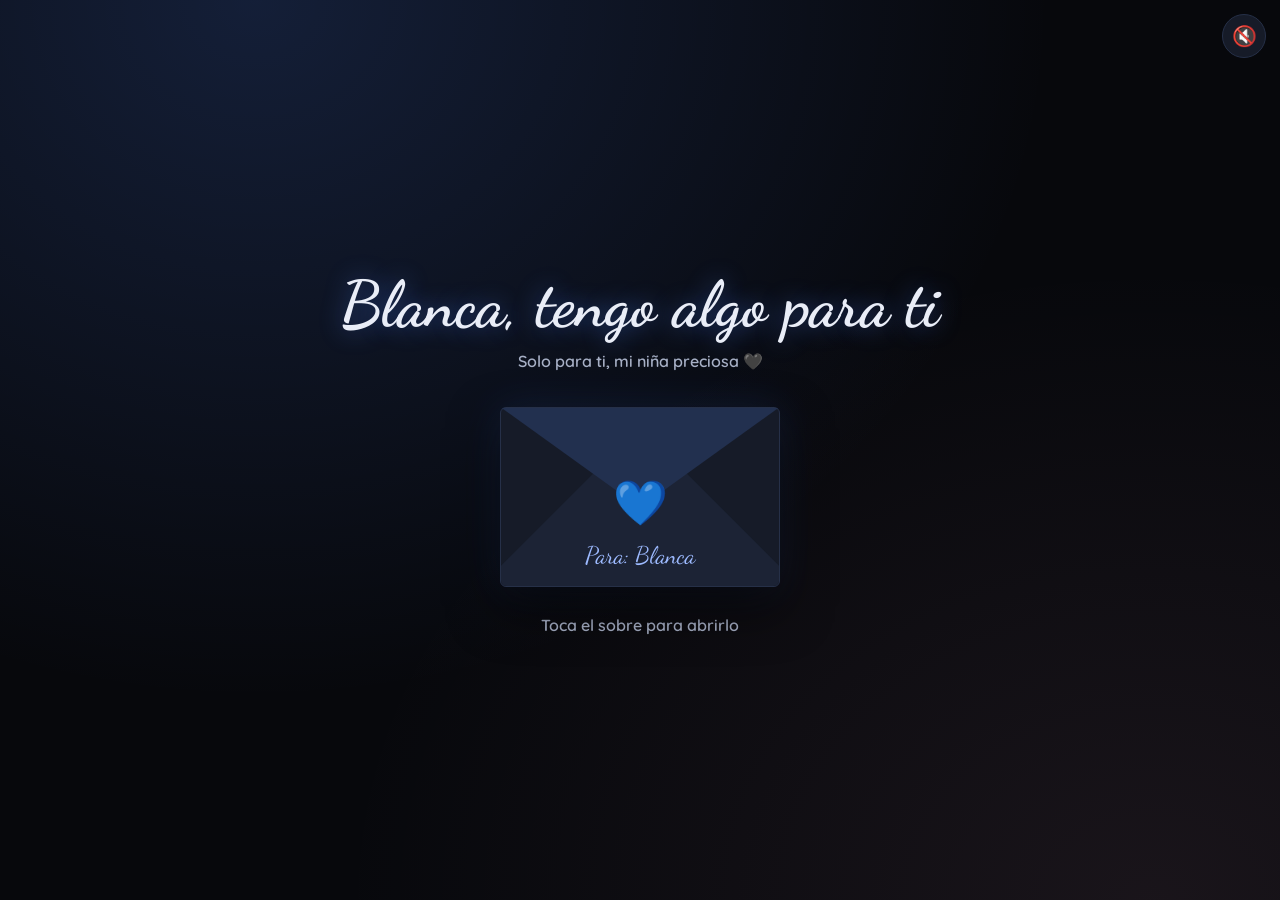
<file: index.html>
<!doctype html>
<html lang="es">
<head>
<meta charset="utf-8">
<meta name="viewport" content="width=device-width, initial-scale=1, viewport-fit=cover">
<title>Para Blanca</title>
<meta name="claude:viewport-fit-sides" content="cover">
<link rel="stylesheet" href="https://fonts.googleapis.com/css2?family=Dancing+Script:wght@600;700&family=Quicksand:wght@400;600&display=swap">
<style>
  /* Una sola estética oscura a propósito: negro (su favorito), azul y sus flores, peonías y hortensias */
  :root {
    --negro: #07080c;
    --noche: #10131c;
    --tarjeta: #161b28;
    --linea: #263048;
    --azul: #4f86ff;
    --azul-suave: #9dbaff;
    --peonia: #f2a7c3;
    --texto: #e9edf7;
    --texto-suave: #a7b0c6;
    --display: 'Dancing Script', 'Brush Script MT', cursive;
    --cuerpo: 'Quicksand', 'Segoe UI', system-ui, sans-serif;
    color-scheme: dark;
  }
  * { box-sizing: border-box; margin: 0; padding: 0; }
  html, body { min-height: 100%; }
  body {
    font-family: var(--cuerpo);
    background: var(--negro);
    background-image:
      radial-gradient(ellipse at 20% 0%, rgba(79,134,255,.18), transparent 55%),
      radial-gradient(ellipse at 90% 100%, rgba(242,167,195,.08), transparent 50%);
    background-attachment: fixed;
    color: var(--texto);
    overflow-x: hidden;
  }
  .flotantes { position: fixed; inset: 0; pointer-events: none; z-index: 0; overflow: hidden; }
  .flotantes span {
    position: absolute; bottom: -40px; opacity: .55;
    animation: subir linear forwards;
  }
  @keyframes subir { to { transform: translateY(-115vh) rotate(25deg); opacity: 0; } }

  .pantalla {
    position: relative; z-index: 1;
    min-height: 100vh; display: none;
    flex-direction: column; align-items: center; justify-content: center; gap: 0;
    padding-block: 40px;
    padding-left: max(16px, env(safe-area-inset-left, 0px));
    padding-right: max(16px, env(safe-area-inset-right, 0px));
    text-align: center;
  }
  .pantalla.activa { display: flex; animation: aparecer .8s ease; }
  @keyframes aparecer { from { opacity: 0; transform: translateY(20px); } to { opacity: 1; transform: none; } }

  h1, h2, .firma { font-family: var(--display); font-weight: 700; text-wrap: balance; }
  h1 { font-size: clamp(2.4rem, 8vw, 4rem); margin-bottom: 8px; color: var(--texto); text-shadow: 0 0 24px rgba(79,134,255,.45); }
  h2 { font-size: clamp(1.9rem, 6vw, 2.8rem); margin-bottom: 20px; color: var(--azul-suave); }
  .sub { color: var(--texto-suave); font-weight: 600; margin-bottom: 36px; }

  /* Sobre */
  .sobre {
    width: 280px; max-width: 100%; height: 180px; position: relative; cursor: pointer;
    background: var(--tarjeta); border: 1px solid var(--linea); border-radius: 6px;
    box-shadow: 0 20px 50px rgba(0,0,0,.6), 0 0 40px rgba(79,134,255,.15);
    transition: transform .3s;
  }
  .sobre:hover, .sobre:focus-visible { transform: scale(1.04) rotate(-1deg); outline: none; }
  .sobre::before {
    content: ""; position: absolute; inset: 0; border-radius: 6px;
    background: linear-gradient(135deg, transparent 49.5%, #1c2335 50%) left / 50% 100% no-repeat,
                linear-gradient(225deg, transparent 49.5%, #1c2335 50%) right / 50% 100% no-repeat;
  }
  .solapa {
    position: absolute; top: 0; left: 0; right: 0; height: 100px;
    background: #22304f; clip-path: polygon(0 0, 100% 0, 50% 100%);
    transform-origin: top; transition: transform .6s;
  }
  .sobre.abierto .solapa { transform: rotateX(180deg); }
  .sello {
    position: absolute; top: 66px; left: 50%; transform: translateX(-50%);
    font-size: 44px; animation: latido 1.2s infinite; z-index: 2;
  }
  @keyframes latido { 0%,100% { transform: translateX(-50%) scale(1); } 50% { transform: translateX(-50%) scale(1.18); } }
  .destinatario {
    position: absolute; bottom: 16px; left: 0; right: 0; z-index: 2;
    font-family: var(--display); font-size: 1.5rem; color: var(--azul-suave);
  }
  .pista { margin-top: 28px; color: var(--texto-suave); font-weight: 600; animation: parpadeo 2s infinite; }
  @keyframes parpadeo { 50% { opacity: .4; } }

  /* Carta */
  .carta {
    background: var(--noche); max-width: 560px; width: 100%;
    padding: 36px 28px; border-radius: 14px; text-align: left;
    border: 1px solid var(--linea);
    box-shadow: 0 20px 50px rgba(0,0,0,.55);
    background-image: repeating-linear-gradient(transparent 0 31px, rgba(79,134,255,.14) 31px 32px);
  }
  .carta p { font-size: 1.08rem; line-height: 32px; white-space: pre-wrap; min-height: 200px; color: var(--texto); }
  .cursor { display: inline-block; width: 2px; background: var(--azul); animation: parpadeo .8s infinite; }
  .firma { font-size: 1.9rem; text-align: right; margin-top: 16px; color: var(--azul-suave); opacity: 0; transition: opacity 1s; }
  .firma.ver { opacity: 1; }
  .saltar { margin-top: 14px; background: none; border: none; color: var(--texto-suave); font: 600 .9rem var(--cuerpo); text-decoration: underline; cursor: pointer; }

  .btn {
    margin-top: 28px; border: none; cursor: pointer;
    font: 600 1.05rem var(--cuerpo);
    padding: 14px 30px; border-radius: 999px;
    background: var(--azul); color: #fff;
    box-shadow: 0 8px 24px rgba(79,134,255,.35);
    transition: transform .2s, opacity .4s;
  }
  .btn:hover { transform: translateY(-2px) scale(1.04); }
  .btn:focus-visible, .saltar:focus-visible, .planes li:focus-visible, .tarjeta:focus-visible, .musica:focus-visible { outline: 2px solid var(--azul-suave); outline-offset: 3px; }
  .btn.oculto { opacity: 0; pointer-events: none; }

  /* Razones */
  .razones { display: grid; grid-template-columns: repeat(auto-fit, minmax(150px, 1fr)); gap: 16px; max-width: 760px; width: 100%; }
  .tarjeta { height: 170px; perspective: 800px; cursor: pointer; }
  .tarjeta .dentro { position: relative; width: 100%; height: 100%; transition: transform .7s; transform-style: preserve-3d; }
  .tarjeta.volteada .dentro { transform: rotateY(180deg); }
  .cara {
    position: absolute; inset: 0; backface-visibility: hidden; border-radius: 14px;
    display: flex; align-items: center; justify-content: center; padding: 14px;
    border: 1px solid var(--linea);
  }
  .frente { background: var(--tarjeta); color: var(--texto); flex-direction: column; gap: 6px; font-weight: 600; }
  .frente b { font-size: 2rem; }
  .atras { background: #1b2a4d; color: var(--texto); transform: rotateY(180deg); font-size: .98rem; line-height: 1.4; border-color: var(--azul); }
  .contador { color: var(--texto-suave); font-weight: 600; margin-top: 18px; font-variant-numeric: tabular-nums; }

  /* Planes */
  .planes { list-style: none; max-width: 460px; width: 100%; display: grid; gap: 12px; }
  .planes li {
    background: var(--tarjeta); border: 1px solid var(--linea); border-radius: 14px; padding: 16px 18px;
    display: flex; align-items: center; gap: 14px; text-align: left;
    font-size: 1.08rem; font-weight: 600; cursor: pointer;
    transition: transform .2s, background .3s;
  }
  .planes li:hover { transform: scale(1.02); }
  .planes .caja {
    flex: none; width: 28px; height: 28px; border-radius: 8px;
    border: 2px solid var(--azul); display: grid; place-items: center; font-size: 15px; color: var(--azul-suave);
  }
  .planes li.hecho { background: #1b2a4d; }
  .planes li.hecho .texto { text-decoration: line-through; opacity: .6; }
  .musica-nuestra { margin-top: 26px; color: var(--texto-suave); font-weight: 600; font-size: 1.02rem; }

  /* Pregunta */
  .pregunta-caja {
    background: var(--noche); border: 1px solid var(--linea);
    padding: 36px 24px; border-radius: 20px; max-width: 480px; width: 100%;
    box-shadow: 0 20px 50px rgba(0,0,0,.55);
  }
  .carita { font-size: 64px; margin-bottom: 8px; }
  .pregunta-caja p { font-size: 1.2rem; font-weight: 600; }
  .botones { display: flex; gap: 18px; justify-content: center; align-items: center; margin-top: 24px; min-height: 80px; flex-wrap: wrap; }
  #no { background: #3a4152; box-shadow: none; position: relative; transition: left .25s, top .25s; }

  /* Final */
  .final h1 { font-size: clamp(2.4rem, 9vw, 4.4rem); }
  .final p { color: var(--texto); font-size: 1.15rem; font-weight: 600; max-width: 520px; line-height: 1.6; }
  .reloj { display: flex; gap: 10px; justify-content: center; flex-wrap: wrap; margin: 22px 0 10px; }
  .reloj div {
    background: var(--tarjeta); border: 1px solid var(--linea); border-radius: 14px;
    padding: 12px 8px; min-width: 76px;
  }
  .reloj b { display: block; font-size: 2rem; color: var(--azul-suave); font-variant-numeric: tabular-nums; }
  .reloj small { font-weight: 600; font-size: .8rem; color: var(--texto-suave); }
  .desde { color: var(--texto-suave) !important; font-size: 1rem !important; margin-bottom: 18px; }
  .ramo { font-size: clamp(2.2rem, 9vw, 3.2rem); letter-spacing: 4px; margin: 18px 0 6px; }
  .ramo span { display: inline-block; animation: florecer .9s ease both; }
  @keyframes florecer { from { transform: scale(0) rotate(-40deg); } to { transform: none; } }
  .estallido { position: fixed; pointer-events: none; z-index: 5; font-size: 24px; animation: volar 1.6s ease-out forwards; }
  @keyframes volar { to { transform: translate(var(--x), var(--y)) scale(.4) rotate(var(--r)); opacity: 0; } }

  .musica {
    position: fixed; z-index: 10;
    top: calc(14px + env(safe-area-inset-top, 0px));
    right: calc(14px + env(safe-area-inset-right, 0px));
    background: var(--tarjeta); border: 1px solid var(--linea); border-radius: 50%;
    width: 44px; height: 44px; font-size: 20px; cursor: pointer; color: var(--texto);
  }

  @media (prefers-reduced-motion: reduce) {
    *, *::before, *::after { animation-duration: .01ms !important; animation-iteration-count: 1 !important; transition-duration: .01ms !important; }
    .flotantes { display: none; }
  }
</style>
</head>
<body>

<div class="flotantes" id="flotantes"></div>
<button class="musica" id="musica" title="Música" aria-label="Encender o apagar la música">🔇</button>

<!-- 1. Sobre -->
<section class="pantalla activa" id="p1">
  <h1>Blanca, tengo algo para ti</h1>
  <p class="sub">Solo para ti, mi niña preciosa 🖤</p>
  <div class="sobre" id="sobre" role="button" tabindex="0" aria-label="Abrir el sobre">
    <div class="solapa"></div>
    <div class="sello">💙</div>
    <div class="destinatario">Para: Blanca</div>
  </div>
  <p class="pista">Toca el sobre para abrirlo</p>
</section>

<!-- 2. Carta -->
<section class="pantalla" id="p2">
  <div class="carta">
    <p id="texto"></p>
    <div class="firma" id="firma">— Tu hombre 🖤</div>
  </div>
  <button class="saltar" id="saltar">Mostrar toda la carta</button>
  <button class="btn oculto" id="aRazones">Hay más… →</button>
</section>

<!-- 3. Razones -->
<section class="pantalla" id="p3">
  <h1>Lo que me encanta de ti</h1>
  <p class="sub">Toca cada tarjeta 💙</p>
  <div class="razones" id="razones"></div>
  <p class="contador" id="contador"></p>
  <button class="btn oculto" id="aPlanes">Sigue… →</button>
</section>

<!-- 4. Planes -->
<section class="pantalla" id="p4">
  <h1>Nuestros planes juntos</h1>
  <p class="sub">Esta lista la vamos a ir tachando tú y yo</p>
  <ul class="planes" id="planes"></ul>
  <p class="musica-nuestra">🎧 Y de fondo, siempre: Alemán y Bizarrap</p>
  <button class="btn" id="aPregunta">Una última cosa… →</button>
</section>

<!-- 5. Pregunta -->
<section class="pantalla" id="p5">
  <div class="pregunta-caja">
    <div class="carita">🥺</div>
    <h2>Blanca, ya eres mi novia, pero te lo quiero preguntar otra vez…</h2>
    <p>¿Quieres seguir siendo mi novia, hoy y siempre?</p>
    <div class="botones">
      <button class="btn" id="si">Sí 💙</button>
      <button class="btn" id="no">No</button>
    </div>
  </div>
</section>

<!-- 6. Final -->
<section class="pantalla final" id="p6">
  <h1>¡Sabía que dirías que sí! 🖤</h1>
  <p>Llevamos juntos:</p>
  <div class="reloj">
    <div><b id="dias">0</b><small>días</small></div>
    <div><b id="horas">0</b><small>horas</small></div>
    <div><b id="minutos">0</b><small>minutos</small></div>
    <div><b id="segundos">0</b><small>segundos</small></div>
  </div>
  <p class="desde">Desde el 19 de octubre de 2026, a las 12 de la noche, en el carro 🚗</p>
  <div class="ramo" id="ramo"></div>
  <p>Unas peonías y hortensias para ti, mientras te llevo unas de verdad.<br>Esto apenas empieza. Te amo, mi niña preciosa.</p>
  <a class="btn" href="sorpresas.html" style="text-decoration:none;display:inline-block">Ver todas tus sorpresas 🎁</a>
  <button class="saltar" id="otraVez">Ver de nuevo ↺</button>
</section>

<script>
  // ✏️ Personaliza aquí
  const INICIO = new Date(2026, 9, 19, 0, 0, 0); // 19 oct 2026, 12:00 de la noche

  const CARTA = `Blanca, mi niña preciosa:

Sé que ya eres mi novia, pero me quedé con el pendiente de hacerte algo, algo hecho solo para ti.

Fue algo raro cómo empezamos, pero no me arrepiento ni tantito de haberte mandado ese mensaje. Te vi y pensé: "wow, qué hermosa". Y lo que más me gustó fue que estabas natural.

Me abriste las puertas y me mostraste quién eres: sin mentiras, sin máscaras, sencillamente tú. Esa naturalidad tuya me súper encantó.

Todavía me río de la noche de películas con Gregory. Yo iba a quedarme una hora máximo… y terminé desvelado platicando contigo. Ahí supe que contigo el tiempo se me pasa volando.

Esto apenas empieza, mi amor, y quiero vivirlo todo contigo.

Te amo.`;

  const RAZONES = [
    "Cómo te expresas, me encanta escucharte 🗣️",
    "Tu madurez, me da paz y me inspira",
    "Cómo te vistes, siempre te ves bonita 🖤",
    "Tu sonrisa, me alegra el día 😊",
    "Tus ojitos ✨",
    "Lo bien que te quedan tus lentes 🤓",
    "Tu naturalidad: eres tú, sin máscaras 💙",
    "Que contigo \"una horita\" nunca es una horita 😂",
  ];

  const PLANES = [
    "🍽️ Ir a cenar a un restaurante",
    "🏖️ Ir a la playa",
    "⛪ Conocer Puebla",
    "✨ Hacer muchas cosas juntos",
  ];

  const $ = id => document.getElementById(id);
  const ir = n => {
    document.querySelectorAll('.pantalla').forEach(p => p.classList.remove('activa'));
    $('p' + n).classList.add('activa');
    window.scrollTo(0, 0);
  };

  // Flores y corazones flotando de fondo (peonías 🌸 y hortensias 🪻)
  const flotantes = ['🖤', '💙', '🌸', '🪻', '🖤', '💐'];
  function flotar() {
    const s = document.createElement('span');
    s.textContent = flotantes[Math.floor(Math.random() * flotantes.length)];
    s.style.left = Math.random() * 100 + 'vw';
    s.style.fontSize = 14 + Math.random() * 22 + 'px';
    s.style.animationDuration = 6 + Math.random() * 6 + 's';
    $('flotantes').appendChild(s);
    setTimeout(() => s.remove(), 12000);
  }
  setInterval(flotar, 500);

  // Música suave generada (sin archivos externos)
  let audio = null, sonando = false, temporizador = null;
  const notas = [523.25, 659.25, 783.99, 659.25, 587.33, 698.46, 880, 698.46, 523.25, 659.25, 783.99, 1046.5];
  function tocar() {
    let i = 0;
    temporizador = setInterval(() => {
      const o = audio.createOscillator(), g = audio.createGain();
      o.type = 'sine';
      o.frequency.value = notas[i++ % notas.length];
      g.gain.setValueAtTime(0.0001, audio.currentTime);
      g.gain.exponentialRampToValueAtTime(0.08, audio.currentTime + 0.05);
      g.gain.exponentialRampToValueAtTime(0.0001, audio.currentTime + 0.9);
      o.connect(g).connect(audio.destination);
      o.start(); o.stop(audio.currentTime + 1);
    }, 420);
  }
  function alternarMusica(forzar) {
    try {
      if (!audio) audio = new (window.AudioContext || window.webkitAudioContext)();
      audio.resume();
    } catch { return; }
    sonando = forzar ?? !sonando;
    clearInterval(temporizador);
    if (sonando) tocar();
    $('musica').textContent = sonando ? '🎵' : '🔇';
  }
  $('musica').onclick = () => alternarMusica();

  // 1 → 2: abrir sobre
  function abrirSobre() {
    $('sobre').classList.add('abierto');
    if (!sonando) alternarMusica(true);
    setTimeout(() => { ir(2); escribir(); }, 700);
  }
  $('sobre').onclick = abrirSobre;
  $('sobre').onkeydown = e => { if (e.key === 'Enter' || e.key === ' ') { e.preventDefault(); abrirSobre(); } };

  // Efecto máquina de escribir
  let escribiendo = null;
  function terminarCarta() {
    clearTimeout(escribiendo);
    $('texto').textContent = CARTA;
    $('firma').classList.add('ver');
    $('saltar').hidden = true;
    $('aRazones').classList.remove('oculto');
  }
  function escribir() {
    const p = $('texto');
    let i = 0;
    p.textContent = '';
    $('saltar').hidden = false;
    const cursor = document.createElement('span');
    cursor.className = 'cursor'; cursor.innerHTML = '&nbsp;';
    const nodo = document.createTextNode('');
    p.append(nodo, cursor);
    (function paso() {
      if (i < CARTA.length) {
        nodo.textContent += CARTA[i];
        const pausa = /[.,:\n]/.test(CARTA[i++]) ? 220 : 38;
        escribiendo = setTimeout(paso, pausa);
      } else {
        terminarCarta();
      }
    })();
  }
  $('saltar').onclick = terminarCarta;
  $('aRazones').onclick = () => { ir(3); armarRazones(); };

  // Tarjetas de razones
  function armarRazones() {
    const cont = $('razones');
    cont.innerHTML = '';
    let vistas = 0;
    const actualizar = () => {
      $('contador').textContent = `${vistas} de ${RAZONES.length}`;
      if (vistas === RAZONES.length) $('aPlanes').classList.remove('oculto');
    };
    RAZONES.forEach((r, n) => {
      const t = document.createElement('div');
      t.className = 'tarjeta';
      t.tabIndex = 0;
      t.setAttribute('role', 'button');
      t.innerHTML = `<div class="dentro">
          <div class="cara frente"><b>${n % 2 ? '💙' : '🖤'}</b>Razón #${n + 1}</div>
          <div class="cara atras">${r}</div>
        </div>`;
      const voltear = () => {
        if (!t.classList.contains('volteada')) { vistas++; actualizar(); }
        t.classList.add('volteada');
      };
      t.onclick = voltear;
      t.onkeydown = e => { if (e.key === 'Enter' || e.key === ' ') { e.preventDefault(); voltear(); } };
      cont.appendChild(t);
    });
    actualizar();
  }
  $('aPlanes').onclick = () => { ir(4); armarPlanes(); };

  // Lista de planes (se recuerda lo que ya tacharon en este dispositivo)
  function leerHechos() {
    try { return JSON.parse(localStorage.getItem('planesBlanca')) || []; } catch { return []; }
  }
  function guardarHechos(h) {
    try { localStorage.setItem('planesBlanca', JSON.stringify(h)); } catch {}
  }
  function armarPlanes() {
    const ul = $('planes');
    ul.innerHTML = '';
    const hechos = leerHechos();
    PLANES.forEach((plan, n) => {
      const li = document.createElement('li');
      li.tabIndex = 0;
      li.setAttribute('role', 'checkbox');
      li.innerHTML = `<span class="caja"></span><span class="texto">${plan}</span>`;
      const marcar = () => {
        const h = hechos.includes(n);
        li.classList.toggle('hecho', h);
        li.setAttribute('aria-checked', h);
        li.querySelector('.caja').textContent = h ? '✔' : '';
      };
      const alternar = () => {
        const k = hechos.indexOf(n);
        if (k >= 0) hechos.splice(k, 1); else hechos.push(n);
        guardarHechos(hechos);
        marcar();
      };
      li.onclick = alternar;
      li.onkeydown = e => { if (e.key === 'Enter' || e.key === ' ') { e.preventDefault(); alternar(); } };
      ul.appendChild(li);
      marcar();
    });
  }
  $('aPregunta').onclick = () => ir(5);

  // El botón "No" se escapa 😏
  const frasesNo = ['¿Segura? 🥺', 'Piénsalo bien…', '¡No me alcanzas! 😜', 'Ese botón no funciona', 'Intenta con el otro 💙'];
  let intentos = 0;
  function huir() {
    const no = $('no');
    const ancho = Math.min(240, innerWidth - 160);
    no.style.left = (Math.random() * ancho - ancho / 2) + 'px';
    no.style.top = (Math.random() * 160 - 80) + 'px';
    no.textContent = frasesNo[intentos++ % frasesNo.length];
    $('si').style.transform = `scale(${Math.min(1 + intentos * 0.12, 1.8)})`;
  }
  $('no').addEventListener('mouseenter', huir);
  $('no').addEventListener('click', e => { e.preventDefault(); huir(); });

  // Sí → celebración, ramo y contador
  $('si').onclick = () => {
    ir(6);
    const ramo = $('ramo');
    ramo.innerHTML = '';
    ['🌸', '🪻', '💐', '🪻', '🌸'].forEach((f, k) => {
      const s = document.createElement('span');
      s.textContent = f;
      s.style.animationDelay = (0.3 + k * 0.2) + 's';
      ramo.appendChild(s);
    });
    for (let k = 0; k < 4; k++) setTimeout(explosion, k * 350);
  };
  function explosion() {
    const cx = innerWidth / 2, cy = innerHeight / 2;
    for (let i = 0; i < 40; i++) {
      const s = document.createElement('span');
      s.className = 'estallido';
      s.textContent = flotantes[i % flotantes.length];
      const ang = Math.random() * Math.PI * 2, dist = 150 + Math.random() * 300;
      s.style.left = cx + 'px'; s.style.top = cy + 'px';
      s.style.setProperty('--x', Math.cos(ang) * dist + 'px');
      s.style.setProperty('--y', Math.sin(ang) * dist + 'px');
      s.style.setProperty('--r', (Math.random() * 360) + 'deg');
      document.body.appendChild(s);
      setTimeout(() => s.remove(), 1700);
    }
  }

  function actualizarReloj() {
    const seg = Math.max(0, Math.floor((Date.now() - INICIO) / 1000));
    $('dias').textContent = Math.floor(seg / 86400);
    $('horas').textContent = Math.floor(seg % 86400 / 3600);
    $('minutos').textContent = Math.floor(seg % 3600 / 60);
    $('segundos').textContent = seg % 60;
  }
  actualizarReloj();
  setInterval(actualizarReloj, 1000);

  $('otraVez').onclick = () => {
    $('sobre').classList.remove('abierto');
    $('firma').classList.remove('ver');
    $('aRazones').classList.add('oculto');
    $('aPlanes').classList.add('oculto');
    $('no').style.left = $('no').style.top = '0';
    $('no').textContent = 'No';
    $('si').style.transform = '';
    intentos = 0;
    ir(1);
  };
</script>
</body>
</html>
</file>
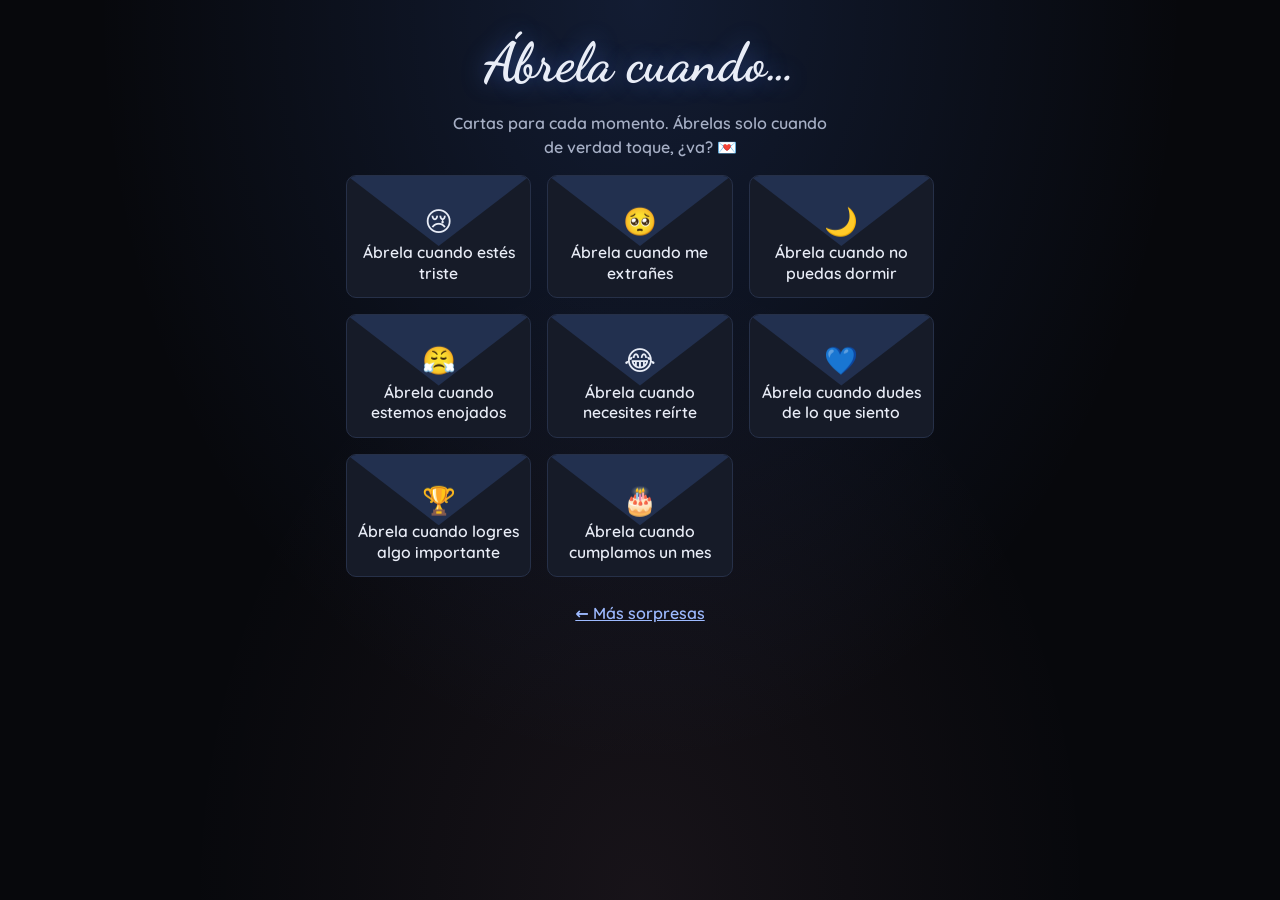
<file: abrir-cuando.html>
<!doctype html>
<html lang="es">
<head>
<meta charset="utf-8">
<meta name="viewport" content="width=device-width, initial-scale=1, viewport-fit=cover">
<title>Ábrela cuando…</title>
<link rel="stylesheet" href="https://fonts.googleapis.com/css2?family=Dancing+Script:wght@600;700&family=Quicksand:wght@400;600&display=swap">
<link rel="stylesheet" href="comun.css">
<style>
  .sobres { width: 100%; display: grid; grid-template-columns: repeat(auto-fit, minmax(160px, 1fr)); gap: 16px; }
  .sobre {
    position: relative; aspect-ratio: 3 / 2; border: 1px solid var(--linea); border-radius: 10px; cursor: pointer;
    background: var(--tarjeta); color: var(--texto); font: 600 .98rem var(--cuerpo);
    display: flex; align-items: flex-end; justify-content: center; padding: 0 10px 14px; text-align: center; line-height: 1.3;
    overflow: hidden; transition: transform .25s, border-color .25s;
    animation: aparecer .5s ease both;
  }
  .sobre::before {
    content: ""; position: absolute; top: 0; left: 0; right: 0; height: 58%;
    background: #22304f; clip-path: polygon(0 0, 100% 0, 50% 100%);
  }
  .sobre .sello { position: absolute; top: 38%; left: 50%; transform: translate(-50%, -50%); font-size: 1.7rem; }
  .sobre:hover { transform: translateY(-4px) rotate(-1deg); border-color: var(--azul); }
  .sobre.leida::before { background: #1a2238; }
  .sobre.leida .sello { opacity: .5; }
  .fondo {
    position: fixed; inset: 0; z-index: 20; background: rgba(3,5,10,.85);
    display: grid; place-items: center; padding: 16px; overflow-y: auto;
  }
  .carta {
    max-width: 520px; width: 100%; text-align: left; animation: aparecer .4s ease both;
    background: var(--noche);
    background-image: repeating-linear-gradient(transparent 0 31px, rgba(79,134,255,.14) 31px 32px);
  }
  .carta small { color: var(--azul-suave); letter-spacing: .14em; text-transform: uppercase; font-weight: 600; font-size: .78rem; }
  .carta p { font-size: 1.08rem; line-height: 32px; white-space: pre-line; margin-top: 10px; }
  .carta .firma { font-family: var(--display); font-size: 1.7rem; color: var(--azul-suave); text-align: right; margin-top: 10px; }
  .carta .btn { margin-top: 14px; }
</style>
</head>
<body>
<main>
  <h1>Ábrela cuando…</h1>
  <p class="sub">Cartas para cada momento. Ábrelas solo cuando de verdad toque, ¿va? 💌</p>
  <div class="sobres" id="sobres"></div>
  <a class="volver" href="sorpresas.html">← Más sorpresas</a>
</main>

<div class="fondo" id="fondo" hidden>
  <div class="panel carta" role="dialog" aria-modal="true" aria-labelledby="cTitulo">
    <small id="cTitulo"></small>
    <p id="cTexto"></p>
    <div class="firma">— Tu hombre 🖤</div>
    <button class="btn gris" id="cerrar">Guardar la carta</button>
  </div>
</div>

<script>
  // ✏️ Personaliza aquí
  const CARTAS = [
    ['😢', 'estés triste',
`Mi niña preciosa:

Si estás leyendo esto es porque hoy no es un buen día, y quiero que sepas que no estás sola. Aunque no esté a tu lado en este momento, estoy contigo.

Está bien llorar, está bien no tener ganas. Pero acuérdate de algo: eres fuerte, eres madura, y eres de las personas más bonitas que conozco, por dentro y por fuera.

Esto también va a pasar. Y cuando pase, aquí voy a estar para abrazarte. Mándame un mensaje, aunque sea un "hola". Yo me encargo del resto.`],
    ['🥺', 'me extrañes',
`Mi amor:

Yo también te extraño. Seguro más.

Cierra los ojos y acuérdate de la noche en el carro, o de esa desvelada que según iba a ser "una horita". Así de cerca estoy, aunque no lo parezca.

Ahora mismo deja de leer y escríbeme. Te apuesto a que yo también estaba pensando en ti.`],
    ['🌙', 'no puedas dormir',
`Hola, desvelada:

Ya sé que contigo las horas se pasan volando, pero ahora toca descansar.

Respira hondo. Piensa en la playa a la que vamos a ir, en Puebla, en la cena que te debo. Imagina que pongo algo tranquilito de fondo y que estoy ahí contigo.

Si de plano no puedes, escríbeme. Ya sabes que por ti me desvelo con gusto. Pero intenta dormir, mi niña preciosa. Mañana te quiero ver sonreír.`],
    ['😤', 'estemos enojados',
`Blanca:

Si abriste esta carta es porque estamos enojados. Y aun así, te amo. Eso no cambia por una discusión.

Me gustó de ti que eres natural, que no finges y que dices lo que sientes. Así quiero que lo arreglemos: hablando claro, sin máscaras.

Dame unos minutos y yo te los doy a ti. Luego nos sentamos a platicar. Prefiero mil veces tener la razón a medias y tenerte a ti completa.`],
    ['😂', 'necesites reírte',
`Plan de emergencia para reírte:

1. Acuérdate de que yo dije "nada más una horita" y terminé desvelado.
2. Imagina la cara de Gregory si supiera todo lo que empezó esa noche.
3. Ponte tus lentes, mírate al espejo y repite: "Qué guapa estoy". Porque es cierto.
4. Si nada de esto funciona, mándame un audio y te cuento un chiste malo. Prometido.`],
    ['💙', 'dudes de lo que siento',
`Mi amor:

Por si algún día lo dudas, aquí va por escrito, para que no se borre:

Me encantas. Me encanta cómo te expresas, tu sonrisa, tus ojitos, tu madurez y lo bonita que te ves siempre. Pero lo que más me enamoró fue que fuiste tú misma desde el principio.

No me arrepiento ni tantito de haberte mandado ese mensaje. Te elegí ese día, te elegí en el carro, y te sigo eligiendo todos los días.`],
    ['🏆', 'logres algo importante',
`¡Felicidades, mi niña preciosa!

Sabía que lo ibas a lograr. Siempre lo supe.

Hoy toca celebrarte: tú eliges el lugar y yo invito. Estoy muy orgulloso de ti, y quiero estar en todos tus logros, aplaudiéndote en primera fila.`],
    ['🎂', 'cumplamos un mes',
`¡Un mes, mi amor!

Un mes entero que se me hizo como una horita… de esas que tú y yo ya sabemos que nunca son una horita.

Gracias por este primer mes. Por tu paciencia, por tu risa, por dejarme conocerte de verdad. Esto apenas empieza y ya es lo mejor que me ha pasado.

Hoy revisa tu ramo: ya debe estar enorme 💐`],
  ];

  const $ = id => document.getElementById(id);
  const CLAVE = 'cartasLeidasBlanca';
  const leer = () => { try { return JSON.parse(localStorage.getItem(CLAVE)) || []; } catch { return []; } };
  const leidas = leer();

  function pintar() {
    $('sobres').innerHTML = CARTAS.map(([ico, cuando], i) =>
      `<button class="sobre${leidas.includes(i) ? ' leida' : ''}" data-i="${i}" style="animation-delay:${i * 60}ms">
        <span class="sello">${ico}</span>Ábrela cuando ${cuando}</button>`).join('');
  }
  $('sobres').addEventListener('click', e => {
    const s = e.target.closest('.sobre');
    if (!s) return;
    const i = +s.dataset.i;
    $('cTitulo').textContent = `Ábrela cuando ${CARTAS[i][1]}`;
    $('cTexto').textContent = CARTAS[i][2];
    $('fondo').hidden = false;
    $('fondo').scrollTop = 0;
    $('cerrar').focus();
    if (!leidas.includes(i)) {
      leidas.push(i);
      try { localStorage.setItem(CLAVE, JSON.stringify(leidas)); } catch {}
    }
  });
  const cerrar = () => { $('fondo').hidden = true; pintar(); };
  $('cerrar').onclick = cerrar;
  $('fondo').addEventListener('click', e => { if (e.target === $('fondo')) cerrar(); });
  document.addEventListener('keydown', e => { if (e.key === 'Escape' && !$('fondo').hidden) cerrar(); });
  pintar();
</script>
</body>
</html>
</file>
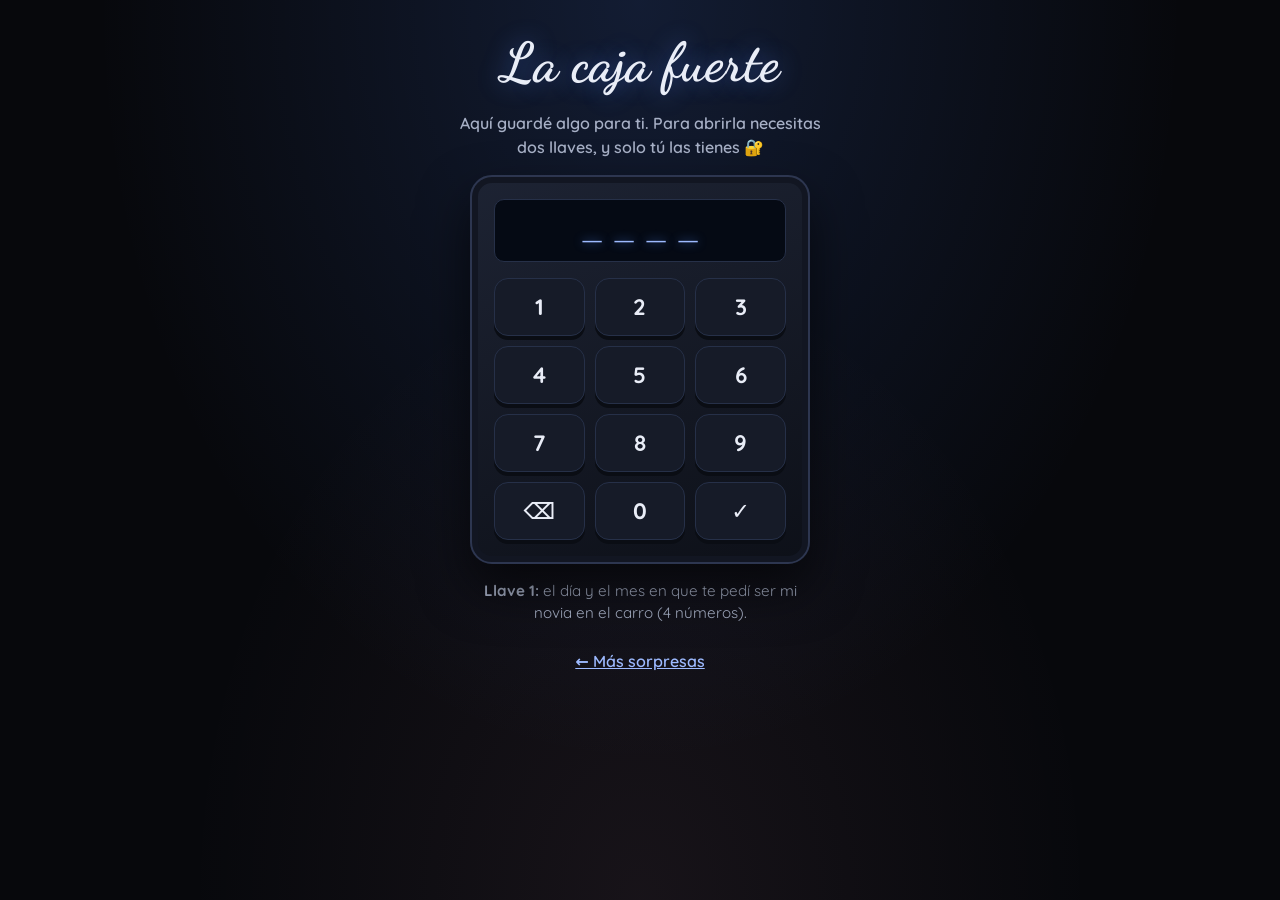
<file: caja.html>
<!doctype html>
<html lang="es">
<head>
<meta charset="utf-8">
<meta name="viewport" content="width=device-width, initial-scale=1, viewport-fit=cover">
<title>La caja fuerte</title>
<link rel="stylesheet" href="https://fonts.googleapis.com/css2?family=Dancing+Script:wght@600;700&family=Quicksand:wght@400;600&display=swap">
<link rel="stylesheet" href="comun.css">
<style>
  .caja {
    width: 100%; max-width: 340px; background: linear-gradient(160deg, #1d2333, #0d1018);
    border: 2px solid #2d3650; border-radius: 22px; padding: 22px;
    box-shadow: inset 0 0 0 6px #121622, 0 24px 50px rgba(0,0,0,.6);
    perspective: 900px;
  }
  .pantallita {
    background: #050a14; border: 1px solid var(--linea); border-radius: 10px;
    font: 700 2rem 'Courier New', monospace; letter-spacing: .4em; color: var(--azul-suave);
    padding: 12px 0 12px .4em; margin-bottom: 16px; text-shadow: 0 0 10px rgba(79,134,255,.8);
    font-variant-numeric: tabular-nums;
  }
  .pantallita.mal { color: #ff7a8a; animation: temblar .4s; }
  .pantallita.bien { color: #7dffb2; }
  @keyframes temblar { 25% { transform: translateX(-8px); } 75% { transform: translateX(8px); } }
  .teclado { display: grid; grid-template-columns: repeat(3, 1fr); gap: 10px; }
  .teclado button {
    font: 700 1.4rem var(--cuerpo); color: var(--texto); background: var(--tarjeta);
    border: 1px solid var(--linea); border-radius: 14px; padding: 14px 0; cursor: pointer;
    box-shadow: 0 4px 0 #0a0d14;
  }
  .teclado button:active { transform: translateY(3px); box-shadow: none; }
  .pista { color: var(--texto-suave); font-size: .95rem; line-height: 1.5; max-width: 36ch; }
  .pregunta input {
    width: 100%; margin: 14px 0; padding: 14px 16px; border-radius: 12px;
    border: 1px solid var(--linea); background: #0b0f19; color: var(--texto);
    font: 600 1.1rem var(--cuerpo); text-align: center;
  }
  .error { color: #ff9aa8; font-weight: 600; min-height: 1.4em; }
  .puerta { transform-origin: left center; transition: transform 1.2s cubic-bezier(.6,.1,.3,1); }
  .puerta.abierta { transform: rotateY(-100deg); }
  .tesoro { animation: aparecer .9s ease both; display: flex; flex-direction: column; gap: 16px; width: 100%; }
  .carta-secreta { text-align: left; line-height: 1.7; font-size: 1.08rem; white-space: pre-line; }
  .firma { font-family: var(--display); font-size: 1.7rem; color: var(--azul-suave); text-align: right; }
  .boleto {
    background: linear-gradient(135deg, var(--azul-hondo), #2a1f3a);
    border: 2px dashed var(--azul-suave); border-radius: 18px; padding: 22px;
  }
  .boleto small { letter-spacing: .15em; text-transform: uppercase; color: var(--peonia); font-weight: 600; }
  .boleto .letra { font-size: 2.2rem; margin: 6px 0; }
  .boleto p { color: var(--texto-suave); line-height: 1.5; }
</style>
</head>
<body>
<main>
  <h1>La caja fuerte</h1>

  <!-- Paso 1: código -->
  <section id="paso1" style="display:contents">
    <p class="sub">Aquí guardé algo para ti. Para abrirla necesitas dos llaves, y solo tú las tienes 🔐</p>
    <div class="caja puerta" id="puerta">
      <div class="pantallita" id="pantallita">____</div>
      <div class="teclado" id="teclado"></div>
    </div>
    <p class="pista"><b>Llave 1:</b> el día y el mes en que te pedí ser mi novia en el carro (4 números).</p>
  </section>

  <!-- Paso 2: pregunta -->
  <section id="paso2" class="panel pregunta" hidden>
    <h2>Llave 2</h2>
    <p class="pista" style="margin:8px auto 0">¿Con quién vimos películas la noche que me iba a quedar "una horita" y terminé desvelado?</p>
    <input id="respuesta" type="text" autocomplete="off" placeholder="Escribe su nombre">
    <p class="error" id="error"></p>
    <button class="btn" id="probar">Abrir la caja</button>
  </section>

  <!-- Tesoro -->
  <section id="tesoro" class="tesoro" hidden>
    <div class="panel">
      <p class="carta-secreta">Lo lograste, mi niña preciosa 🖤

Si llegaste hasta aquí es porque te sabes nuestra historia de memoria, igual que yo.

Esa noche con Gregory dije "nada más una horita", y desde entonces cada hora contigo se me pasa en un segundo. Por eso guardé aquí algo que quiero cumplir contigo, en persona.</p>
      <p class="firma">— Tu hombre</p>
    </div>
    <div class="boleto">
      <small>Invitación oficial</small>
      <div class="letra">Una cena, tú y yo</div>
      <p>En el restaurante que tú elijas, el día que tú digas.<br>Yo invito, tú solo ponte bonita (aunque ya lo eres). 🍽️💙</p>
    </div>
    <p class="pista" style="margin:0 auto">Mándame captura de esta invitación para apartar la fecha 😉</p>
  </section>

  <a class="volver" href="sorpresas.html">← Más sorpresas</a>
</main>

<script>
  // ✏️ Personaliza aquí
  const CODIGO = '1910';                   // 19 de octubre
  const RESPUESTAS = ['gregory', 'greg', 'gregori'];

  const $ = id => document.getElementById(id);
  let tecleado = '';

  const teclas = ['1','2','3','4','5','6','7','8','9','⌫','0','✓'];
  $('teclado').innerHTML = teclas.map(t => `<button type="button" data-t="${t}" aria-label="${t === '⌫' ? 'Borrar' : t === '✓' ? 'Aceptar' : t}">${t}</button>`).join('');
  $('teclado').addEventListener('click', e => {
    const t = e.target.closest('button')?.dataset.t;
    if (t) pulsar(t);
  });
  document.addEventListener('keydown', e => {
    if ($('paso1').hidden) return;
    if (/^\d$/.test(e.key)) pulsar(e.key);
    else if (e.key === 'Backspace') pulsar('⌫');
    else if (e.key === 'Enter') pulsar('✓');
  });

  function pintar() {
    $('pantallita').textContent = (tecleado + '____').slice(0, 4);
  }
  function pulsar(t) {
    const p = $('pantallita');
    p.classList.remove('mal');
    if (t === '⌫') tecleado = tecleado.slice(0, -1);
    else if (t === '✓') return revisar();
    else if (tecleado.length < 4) tecleado += t;
    pintar();
    if (tecleado.length === 4) revisar();
  }
  function revisar() {
    const p = $('pantallita');
    if (tecleado === CODIGO) {
      p.classList.add('bien');
      p.textContent = 'OK ✓';
      setTimeout(() => {
        $('paso1').hidden = true;
        $('paso2').hidden = false;
        $('respuesta').focus();
      }, 900);
    } else {
      void p.offsetWidth;
      p.classList.add('mal');
      p.textContent = 'NO';
      tecleado = '';
      setTimeout(pintar, 800);
    }
  }

  const normal = s => s.toLowerCase().normalize('NFD').replace(/[̀-ͯ]/g, '').replace(/[^a-z]/g, '');
  function probar() {
    const r = normal($('respuesta').value);
    if (RESPUESTAS.some(x => r.includes(x))) {
      $('paso2').hidden = true;
      $('tesoro').hidden = false;
      window.scrollTo({ top: 0, behavior: 'smooth' });
    } else {
      $('error').textContent = r ? 'Mmm, no… piensa en esa noche de películas 🎬' : 'Escribe un nombre 😉';
    }
  }
  $('probar').onclick = probar;
  $('respuesta').addEventListener('keydown', e => { if (e.key === 'Enter') probar(); });
</script>
</body>
</html>
</file>
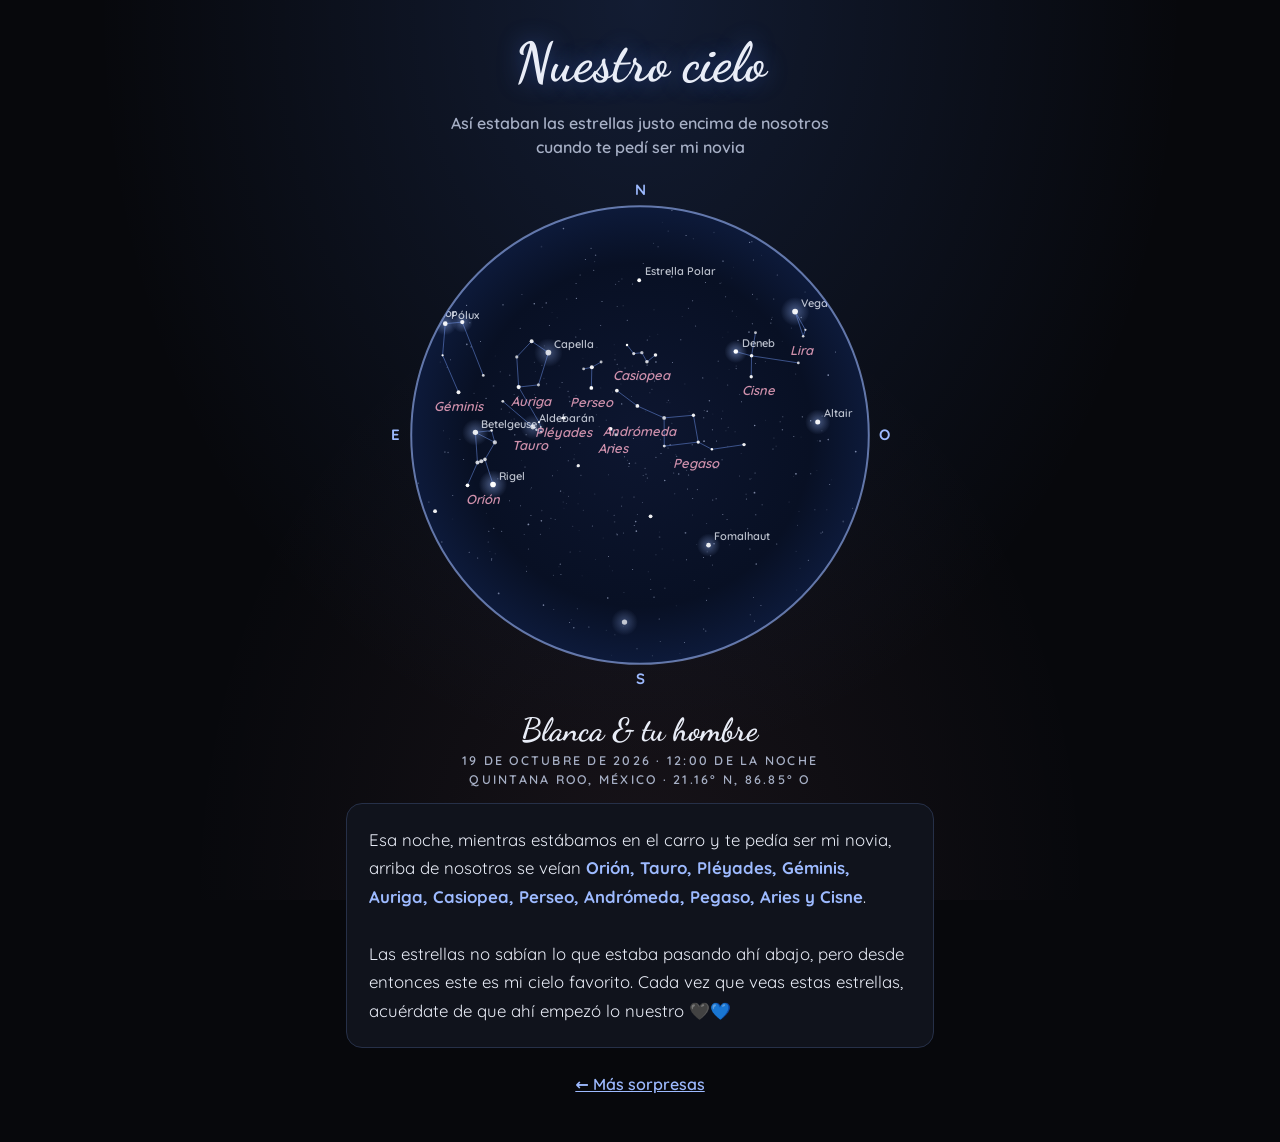
<file: cielo.html>
<!doctype html>
<html lang="es">
<head>
<meta charset="utf-8">
<meta name="viewport" content="width=device-width, initial-scale=1, viewport-fit=cover">
<title>Nuestro cielo</title>
<link rel="stylesheet" href="https://fonts.googleapis.com/css2?family=Dancing+Script:wght@600;700&family=Quicksand:wght@400;600&display=swap">
<link rel="stylesheet" href="comun.css">
<style>
  .mapa { width: 100%; max-width: 520px; aspect-ratio: 1; position: relative; }
  canvas { width: 100%; height: 100%; display: block; }
  .ficha { display: flex; flex-direction: column; gap: 4px; }
  .ficha .letra { font-size: 2rem; color: var(--texto); }
  .ficha small { letter-spacing: .18em; text-transform: uppercase; color: var(--texto-suave); font-weight: 600; font-size: .78rem; font-variant-numeric: tabular-nums; }
  .texto { line-height: 1.7; font-size: 1.05rem; text-align: left; }
  .texto b { color: var(--azul-suave); }
</style>
</head>
<body>
<main>
  <h1>Nuestro cielo</h1>
  <p class="sub">Así estaban las estrellas justo encima de nosotros cuando te pedí ser mi novia</p>
  <div class="mapa"><canvas id="cielo" role="img" aria-label="Mapa de estrellas del 19 de octubre de 2026 a las 12 de la noche"></canvas></div>
  <div class="ficha">
    <div class="letra">Blanca &amp; tu hombre</div>
    <small id="cuando"></small>
    <small id="donde"></small>
  </div>
  <div class="panel texto" id="texto"></div>
  <a class="volver" href="sorpresas.html">← Más sorpresas</a>
</main>

<script>
  // ✏️ Personaliza aquí: lugar y momento exacto
  const LUGAR = { nombre: 'Quintana Roo, México', lat: 21.16, lon: -86.85 };
  const MOMENTO = Date.UTC(2026, 9, 19, 5, 0, 0); // 19 oct 2026, 12:00 a. m. hora de Quintana Roo (UTC−5)

  // Estrellas brillantes: [ascensión recta (h), declinación (°), magnitud, nombre a mostrar]
  const E = {
    sirio: [6.752, -16.72, -1.46, 'Sirio'], adhara: [6.977, -28.97, 1.5], wezen: [7.140, -26.39, 1.83], mirzam: [6.378, -17.96, 1.98],
    canopo: [6.399, -52.70, -0.74, 'Canopo'], arturo: [14.261, 19.18, -0.05, 'Arturo'],
    vega: [18.616, 38.78, 0.03, 'Vega'], sheliak: [18.835, 33.36, 3.5], sulafat: [18.982, 32.69, 3.25],
    capella: [5.278, 46.00, 0.08, 'Capella'], menkalinan: [5.992, 44.95, 1.9], thetaAur: [5.995, 37.21, 2.6], hassaleh: [4.950, 33.17, 2.7],
    rigel: [5.242, -8.20, 0.13, 'Rigel'], betelgeuse: [5.919, 7.41, 0.5, 'Betelgeuse'], bellatrix: [5.419, 6.35, 1.64],
    alnilam: [5.604, -1.20, 1.69], alnitak: [5.679, -1.94, 1.77], mintaka: [5.533, -0.30, 2.23], saiph: [5.796, -9.67, 2.06], meissa: [5.585, 9.93, 3.4],
    procion: [7.655, 5.22, 0.34, 'Proción'], achernar: [1.629, -57.24, 0.46], altair: [19.846, 8.87, 0.76, 'Altair'],
    aldebaran: [4.599, 16.51, 0.86, 'Aldebarán'], elnath: [5.438, 28.61, 1.65], zetaTau: [5.627, 21.14, 3.0],
    thetaTau: [4.478, 15.87, 3.4], gammaTau: [4.330, 15.63, 3.65], deltaTau: [4.382, 17.54, 3.76], epsTau: [4.477, 19.18, 3.5],
    alcyone: [3.791, 24.11, 2.87], atlas: [3.819, 24.05, 3.62], electra: [3.747, 24.11, 3.7], maia: [3.763, 24.37, 3.87], merope: [3.772, 23.95, 4.18], taygeta: [3.753, 24.47, 4.3],
    antares: [16.490, -26.43, 1.06], espiga: [13.420, -11.16, 0.97], formalhaut: [22.961, -29.62, 1.16, 'Fomalhaut'],
    deneb: [20.690, 45.28, 1.25, 'Deneb'], sadr: [20.370, 40.26, 2.23], gienah: [20.770, 33.97, 2.48], deltaCyg: [19.750, 45.13, 2.87], albireo: [19.512, 27.96, 3.05],
    regulo: [10.139, 11.97, 1.35], pollux: [7.755, 28.03, 1.14, 'Pólux'], castor: [7.577, 31.89, 1.58, 'Cástor', 'izq'], alhena: [6.629, 16.40, 1.93], mebsuta: [6.383, 25.13, 3.0], wasat: [7.335, 21.98, 3.5],
    dubhe: [11.062, 61.75, 1.79], merak: [11.031, 56.38, 2.37], phecda: [11.897, 53.69, 2.44], megrez: [12.257, 57.03, 3.31], alioth: [12.900, 55.96, 1.77], mizar: [13.399, 54.93, 2.23], alkaid: [13.792, 49.31, 1.86],
    polar: [2.530, 89.26, 1.98, 'Estrella Polar'],
    mirfak: [3.405, 49.86, 1.79], algol: [3.136, 40.96, 2.1], deltaPer: [3.715, 47.79, 3.0], gammaPer: [3.080, 53.51, 2.9],
    alpheratz: [0.140, 29.09, 2.06], mirach: [1.162, 35.62, 2.06], almach: [2.065, 42.33, 2.1],
    scheat: [23.063, 28.08, 2.42], markab: [23.079, 15.21, 2.49], algenib: [0.221, 15.18, 2.83], enif: [21.736, 9.88, 2.38], homam: [22.691, 10.83, 3.4],
    hamal: [2.120, 23.46, 2.0], sheratan: [1.911, 20.81, 2.64],
    schedar: [0.675, 56.54, 2.24], caph: [0.153, 59.15, 2.28], gammaCas: [0.945, 60.72, 2.47], ruchbah: [1.430, 60.24, 2.68], segin: [1.907, 63.67, 3.37],
    diphda: [0.727, -17.99, 2.04], menkar: [3.038, 4.09, 2.54],
  };

  // Constelaciones: nombre y líneas entre estrellas
  const C = [
    ['Orión', [['betelgeuse','bellatrix'],['betelgeuse','alnitak'],['bellatrix','mintaka'],['mintaka','alnilam'],['alnilam','alnitak'],['alnitak','saiph'],['mintaka','rigel'],['meissa','betelgeuse'],['meissa','bellatrix']]],
    ['Tauro', [['aldebaran','thetaTau'],['thetaTau','gammaTau'],['gammaTau','deltaTau'],['deltaTau','epsTau'],['epsTau','elnath'],['aldebaran','zetaTau']]],
    ['Pléyades', []],
    ['Géminis', [['castor','pollux'],['castor','mebsuta'],['pollux','wasat'],['wasat','alhena']]],
    ['Auriga', [['capella','menkalinan'],['menkalinan','thetaAur'],['thetaAur','elnath'],['elnath','hassaleh'],['hassaleh','capella']]],
    ['Casiopea', [['caph','schedar'],['schedar','gammaCas'],['gammaCas','ruchbah'],['ruchbah','segin']]],
    ['Perseo', [['gammaPer','mirfak'],['mirfak','deltaPer'],['mirfak','algol']]],
    ['Andrómeda', [['alpheratz','mirach'],['mirach','almach']]],
    ['Pegaso', [['alpheratz','scheat'],['scheat','markab'],['markab','algenib'],['algenib','alpheratz'],['markab','homam'],['homam','enif']]],
    ['Aries', [['hamal','sheratan']]],
    ['Cisne', [['deneb','sadr'],['sadr','albireo'],['gienah','sadr'],['sadr','deltaCyg']]],
    ['Lira', [['vega','sheliak'],['sheliak','sulafat'],['sulafat','vega']]],
    ['Osa Mayor', [['dubhe','merak'],['merak','phecda'],['phecda','megrez'],['megrez','dubhe'],['megrez','alioth'],['alioth','mizar'],['mizar','alkaid']]],
    ['Can Mayor', [['sirio','mirzam'],['sirio','adhara'],['adhara','wezen']]],
  ];
  const ANCLA = { 'Pléyades': 'alcyone' };

  const rad = Math.PI / 180;
  const JD = MOMENTO / 864e5 + 2440587.5;
  const GMST = ((18.697374558 + 24.06570982441908 * (JD - 2451545)) % 24 + 24) % 24;
  const LST = GMST + LUGAR.lon / 15;
  const sinLat = Math.sin(LUGAR.lat * rad), cosLat = Math.cos(LUGAR.lat * rad);

  function horizonte(ra, dec) {
    const H = (LST - ra) * 15 * rad, d = dec * rad;
    const alt = Math.asin(Math.sin(d) * sinLat + Math.cos(d) * cosLat * Math.cos(H));
    const az = Math.atan2(-Math.cos(d) * Math.sin(H), Math.sin(d) * cosLat - Math.cos(d) * sinLat * Math.cos(H));
    return { alt, az };
  }

  // Estrellas tenues de fondo (con semilla, siempre las mismas)
  let semilla = 1910;
  const azar = () => (semilla = (semilla * 16807) % 2147483647) / 2147483647;
  const tenues = [];
  for (let i = 0; i < 900; i++) {
    tenues.push([azar() * 24, Math.asin(azar() * 2 - 1) / rad, 4 + azar() * 2.6]);
  }

  const lienzo = document.getElementById('cielo');
  const ctx = lienzo.getContext('2d');
  let T = 0, CX = 0, R = 0, puntos = {}, fondo = [];

  function proyectar(ra, dec) {
    const { alt, az } = horizonte(ra, dec);
    if (alt < 0) return null;
    const r = R * Math.tan((Math.PI / 2 - alt) / 2);
    return { x: CX - r * Math.sin(az), y: CX - r * Math.cos(az), alt };
  }

  function medir() {
    const dpr = window.devicePixelRatio || 1;
    T = lienzo.clientWidth * dpr;
    lienzo.width = lienzo.height = T;
    CX = T / 2; R = T / 2 - T * 0.06;
    puntos = {};
    for (const k in E) { const p = proyectar(E[k][0], E[k][1]); if (p) puntos[k] = p; }
    fondo = tenues.map(([ra, dec, m]) => { const p = proyectar(ra, dec); return p && { ...p, m, fase: azar() * 6.28 }; }).filter(Boolean);
  }

  const tamano = m => Math.max(0.5, 2.9 - 0.5 * m) * T / 520;

  function dibujar(t) {
    ctx.clearRect(0, 0, T, T);
    // Cielo
    const g = ctx.createRadialGradient(CX, CX, 0, CX, CX, R);
    g.addColorStop(0, '#0d1630'); g.addColorStop(.75, '#081024'); g.addColorStop(1, '#0d1a3a');
    ctx.save();
    ctx.beginPath(); ctx.arc(CX, CX, R, 0, Math.PI * 2); ctx.fillStyle = g; ctx.fill(); ctx.clip();

    // Estrellas tenues
    for (const p of fondo) {
      ctx.globalAlpha = 0.35 + 0.25 * Math.sin(t / 900 + p.fase);
      ctx.fillStyle = '#cfdcff';
      ctx.beginPath(); ctx.arc(p.x, p.y, tamano(p.m), 0, Math.PI * 2); ctx.fill();
    }
    ctx.globalAlpha = 1;

    // Líneas de constelaciones
    ctx.strokeStyle = 'rgba(120,160,255,.45)';
    ctx.lineWidth = T / 520;
    for (const [, lineas] of C) {
      for (const [a, b] of lineas) {
        if (!puntos[a] || !puntos[b]) continue;
        ctx.beginPath(); ctx.moveTo(puntos[a].x, puntos[a].y); ctx.lineTo(puntos[b].x, puntos[b].y); ctx.stroke();
      }
    }

    // Estrellas brillantes
    for (const k in puntos) {
      const p = puntos[k], m = E[k][2], s = tamano(m);
      const brillo = 0.85 + 0.15 * Math.sin(t / 500 + k.length);
      if (m < 1.6) {
        const h = ctx.createRadialGradient(p.x, p.y, 0, p.x, p.y, s * 5);
        h.addColorStop(0, `rgba(157,186,255,${.45 * brillo})`); h.addColorStop(1, 'rgba(157,186,255,0)');
        ctx.fillStyle = h; ctx.beginPath(); ctx.arc(p.x, p.y, s * 5, 0, Math.PI * 2); ctx.fill();
      }
      ctx.globalAlpha = brillo;
      ctx.fillStyle = '#ffffff';
      ctx.beginPath(); ctx.arc(p.x, p.y, s, 0, Math.PI * 2); ctx.fill();
      ctx.globalAlpha = 1;
    }

    // Nombres
    ctx.font = `600 ${Math.round(T / 46)}px Quicksand, sans-serif`;
    ctx.fillStyle = 'rgba(233,237,247,.8)';
    for (const k in puntos) {
      const n = E[k][3];
      if (!n) continue;
      const izq = E[k][4] === 'izq';
      ctx.textAlign = izq ? 'right' : 'left';
      ctx.fillText(n, puntos[k].x + (izq ? -1 : 1) * T / 90, puntos[k].y - T / 110);
    }
    ctx.font = `italic 600 ${Math.round(T / 40)}px Quicksand, sans-serif`;
    ctx.fillStyle = 'rgba(242,167,195,.85)';
    ctx.textAlign = 'center';
    for (const [nombre, lineas] of C) {
      const claves = ANCLA[nombre] ? [ANCLA[nombre]] : [...new Set(lineas.flat())];
      const vis = claves.map(k => puntos[k]).filter(Boolean);
      if (vis.length < Math.ceil(claves.length * .6)) continue;
      const x = vis.reduce((a, p) => a + p.x, 0) / vis.length;
      const y = Math.max(...vis.map(p => p.y)) + T / 28;
      ctx.fillText(nombre, x, y);
    }
    ctx.restore();

    // Borde y puntos cardinales
    ctx.strokeStyle = 'rgba(157,186,255,.6)'; ctx.lineWidth = T / 260;
    ctx.beginPath(); ctx.arc(CX, CX, R, 0, Math.PI * 2); ctx.stroke();
    ctx.fillStyle = '#9dbaff'; ctx.font = `700 ${Math.round(T / 34)}px Quicksand, sans-serif`;
    ctx.textAlign = 'center'; ctx.textBaseline = 'middle';
    const m = T * 0.03;
    ctx.fillText('N', CX, m); ctx.fillText('S', CX, T - m);
    ctx.fillText('E', m, CX); ctx.fillText('O', T - m, CX);
    ctx.textBaseline = 'alphabetic';
  }

  function animar(t) {
    dibujar(t);
    if (!matchMedia('(prefers-reduced-motion: reduce)').matches) requestAnimationFrame(animar);
  }

  medir();
  requestAnimationFrame(animar);
  addEventListener('resize', medir);

  // Textos
  document.getElementById('cuando').textContent = '19 de octubre de 2026 · 12:00 de la noche';
  document.getElementById('donde').textContent = `${LUGAR.nombre} · ${Math.abs(LUGAR.lat).toFixed(2)}° N, ${Math.abs(LUGAR.lon).toFixed(2)}° O`;

  const visibles = C.map(([n, l]) => {
    const claves = ANCLA[n] ? [ANCLA[n]] : [...new Set(l.flat())];
    const alts = claves.map(k => horizonte(E[k][0], E[k][1]).alt / rad);
    return { n, alt: Math.max(...alts) };
  }).filter(c => c.alt > 12).map(c => c.n);
  const lista = visibles.length > 1 ? visibles.slice(0, -1).join(', ') + ' y ' + visibles.at(-1) : visibles[0];
  document.getElementById('texto').innerHTML =
    `Esa noche, mientras estábamos en el carro y te pedía ser mi novia, arriba de nosotros se veían <b>${lista}</b>.<br><br>` +
    `Las estrellas no sabían lo que estaba pasando ahí abajo, pero desde entonces este es mi cielo favorito. ` +
    `Cada vez que veas estas estrellas, acuérdate de que ahí empezó lo nuestro 🖤💙`;
</script>
</body>
</html>
</file>
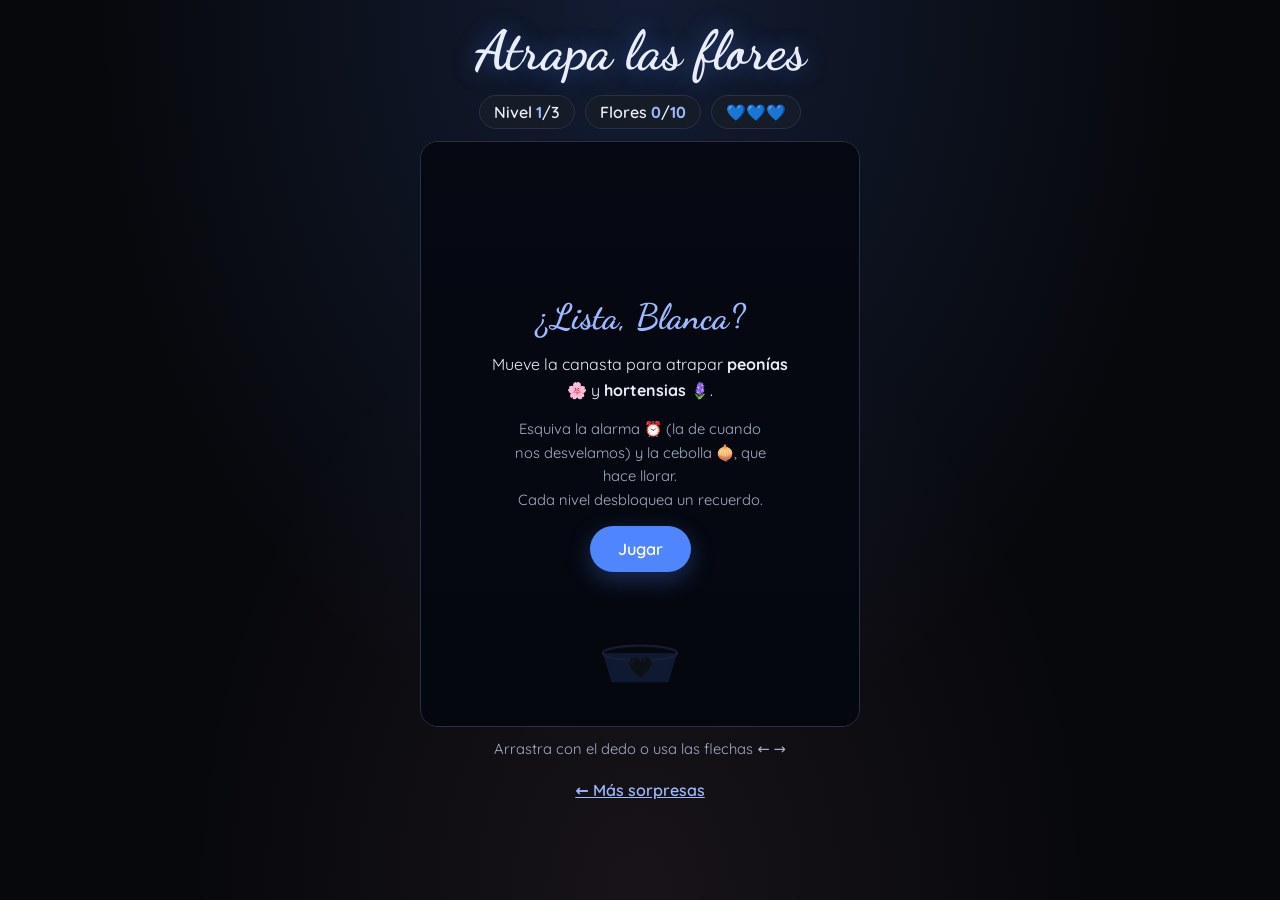
<file: juego.html>
<!doctype html>
<html lang="es">
<head>
<meta charset="utf-8">
<meta name="viewport" content="width=device-width, initial-scale=1, viewport-fit=cover">
<title>Atrapa las flores</title>
<link rel="stylesheet" href="https://fonts.googleapis.com/css2?family=Dancing+Script:wght@600;700&family=Quicksand:wght@400;600&display=swap">
<link rel="stylesheet" href="comun.css">
<style>
  main { gap: 12px; padding-block: 20px 40px; }
  .marcador { display: flex; gap: 10px; flex-wrap: wrap; justify-content: center; font-weight: 600; font-variant-numeric: tabular-nums; }
  .marcador span { background: var(--tarjeta); border: 1px solid var(--linea); border-radius: 999px; padding: 6px 14px; }
  .marcador b { color: var(--azul-suave); }
  .zona {
    position: relative; width: min(100%, 440px, 52vh); aspect-ratio: 3 / 4;
    border: 1px solid var(--linea); border-radius: 18px; overflow: hidden;
    background: linear-gradient(#0b1226, #07080c);
    touch-action: none; user-select: none;
  }
  canvas { width: 100%; height: 100%; display: block; }
  .capa {
    position: absolute; inset: 0; display: flex; flex-direction: column; align-items: center; justify-content: center;
    gap: 14px; padding: 24px; background: rgba(5,8,16,.86); text-align: center;
    animation: aparecer .4s ease both;
  }
  .capa h2 { font-size: 2.2rem; }
  .capa p { line-height: 1.6; max-width: 30ch; }
  .capa .frase { font-family: var(--display); font-size: 1.7rem; color: var(--peonia); line-height: 1.3; }
  .reglas { color: var(--texto-suave); font-size: .92rem; }
</style>
</head>
<body>
<main>
  <h1>Atrapa las flores</h1>
  <div class="marcador">
    <span>Nivel <b id="nivel">1</b>/3</span>
    <span>Flores <b id="puntos">0</b>/<b id="meta">10</b></span>
    <span id="vidas">💙💙💙</span>
  </div>
  <div class="zona" id="zona">
    <canvas id="lienzo"></canvas>
    <div class="capa" id="capa">
      <h2>¿Lista, Blanca?</h2>
      <p>Mueve la canasta para atrapar <b>peonías 🌸</b> y <b>hortensias 🪻</b>.</p>
      <p class="reglas">Esquiva la alarma ⏰ (la de cuando nos desvelamos) y la cebolla 🧅, que hace llorar.<br>Cada nivel desbloquea un recuerdo.</p>
      <button class="btn" id="empezar">Jugar</button>
    </div>
  </div>
  <p class="reglas">Arrastra con el dedo o usa las flechas ← →</p>
  <a class="volver" href="sorpresas.html">← Más sorpresas</a>
</main>

<script>
  // ✏️ Personaliza aquí: lo que se desbloquea en cada nivel
  const NIVELES = [
    { meta: 10, velocidad: 1, frase: 'Te vi y pensé: "wow, qué hermosa".' },
    { meta: 15, velocidad: 1.45, frase: 'Iba a quedarme una horita… y me desvelé platicando contigo.' },
    { meta: 20, velocidad: 1.9, frase: 'En el carro, a las 12 de la noche, me dijiste que sí.' },
  ];
  const FINAL = 'Ganaste el juego… y también a mí, desde hace rato. Te amo, mi niña preciosa 🖤💙';

  const $ = id => document.getElementById(id);
  const lienzo = $('lienzo'), ctx = lienzo.getContext('2d');
  let W, H, dpr;
  function medir() {
    dpr = window.devicePixelRatio || 1;
    W = lienzo.clientWidth; H = lienzo.clientHeight;
    lienzo.width = W * dpr; lienzo.height = H * dpr;
    ctx.setTransform(dpr, 0, 0, dpr, 0, 0);
  }
  medir();
  addEventListener('resize', medir);

  const BUENAS = ['🌸', '🪻', '💐', '💙'];
  const MALAS = ['⏰', '🧅'];
  let nivel = 0, puntos = 0, vidas = 3, cosas = [], canasta = { x: .5 }, jugando = false, ultimo = 0, siguiente = 0, teclas = {};

  function marcador() {
    $('nivel').textContent = nivel + 1;
    $('puntos').textContent = puntos;
    $('meta').textContent = NIVELES[nivel].meta;
    $('vidas').textContent = '💙'.repeat(vidas) + '🖤'.repeat(3 - vidas);
  }

  function capa(html) {
    $('capa').innerHTML = html;
    $('capa').hidden = false;
    $('capa').querySelector('button')?.focus();
  }

  function empezarNivel() {
    puntos = 0; cosas = []; siguiente = 0;
    $('capa').hidden = true;
    marcador();
    jugando = true;
    ultimo = performance.now();
    requestAnimationFrame(bucle);
  }

  function soltar() {
    const malo = Math.random() < 0.22 + nivel * 0.06;
    cosas.push({
      x: 0.08 + Math.random() * 0.84, y: -0.05,
      v: (0.18 + Math.random() * 0.12) * NIVELES[nivel].velocidad,
      e: malo ? MALAS[Math.floor(Math.random() * MALAS.length)] : BUENAS[Math.floor(Math.random() * BUENAS.length)],
      malo, giro: Math.random() * 6,
    });
  }

  function bucle(t) {
    if (!jugando) return;
    const dt = Math.min(0.05, (t - ultimo) / 1000); ultimo = t;
    if (teclas.ArrowLeft) canasta.x -= dt * 1.2;
    if (teclas.ArrowRight) canasta.x += dt * 1.2;
    canasta.x = Math.min(0.92, Math.max(0.08, canasta.x));

    siguiente -= dt;
    if (siguiente <= 0) { soltar(); siguiente = 0.75 / NIVELES[nivel].velocidad; }

    const cy = 0.9, ancho = 0.17;
    for (const c of cosas) {
      c.y += c.v * dt; c.giro += dt;
      if (!c.fin && c.y > cy - 0.04 && c.y < cy + 0.03 && Math.abs(c.x - canasta.x) < ancho / 2 + 0.03) {
        c.fin = true;
        if (c.malo) { vidas--; destello = { t: 0.3, color: 'rgba(255,90,110,' }; }
        else { puntos++; destello = { t: 0.25, color: 'rgba(79,134,255,' }; }
        marcador();
      }
    }
    cosas = cosas.filter(c => !c.fin && c.y < 1.1);
    pintar(dt);

    if (vidas <= 0) {
      jugando = false;
      capa(`<h2>¡Uy!</h2><p>Te ganaron las alarmas y las cebollas 😂<br>Pero yo sigo aquí, inténtalo otra vez.</p><button class="btn" id="otra">Intentar de nuevo</button>`);
      $('otra').onclick = () => { vidas = 3; empezarNivel(); };
    } else if (puntos >= NIVELES[nivel].meta) {
      jugando = false;
      const fraseNivel = NIVELES[nivel].frase;
      if (nivel === NIVELES.length - 1) {
        capa(`<h2>¡Ganaste! 🏆</h2><p class="frase">${fraseNivel}</p><p>${FINAL}</p><button class="btn" id="otra">Jugar otra vez</button>`);
        $('otra').onclick = () => { nivel = 0; vidas = 3; empezarNivel(); };
      } else {
        capa(`<h2>Nivel ${nivel + 1} superado</h2><p>Recuerdo desbloqueado:</p><p class="frase">${fraseNivel}</p><button class="btn" id="otra">Siguiente nivel →</button>`);
        $('otra').onclick = () => { nivel++; empezarNivel(); };
      }
    } else {
      requestAnimationFrame(bucle);
    }
  }

  let destello = null;
  function pintar(dt) {
    ctx.clearRect(0, 0, W, H);
    if (destello) {
      ctx.fillStyle = destello.color + (destello.t * 0.8) + ')';
      ctx.fillRect(0, 0, W, H);
      destello.t -= dt; if (destello.t <= 0) destello = null;
    }
    const tam = Math.round(W * 0.09);
    ctx.font = `${tam}px serif`;
    ctx.textAlign = 'center'; ctx.textBaseline = 'middle';
    for (const c of cosas) {
      ctx.save();
      ctx.translate(c.x * W, c.y * H);
      ctx.rotate(Math.sin(c.giro * 2) * 0.3);
      ctx.fillText(c.e, 0, 0);
      ctx.restore();
    }
    // Canasta
    const cx = canasta.x * W, cy = 0.9 * H, a = W * 0.17, h = H * 0.05;
    ctx.fillStyle = '#4f86ff';
    ctx.beginPath();
    ctx.moveTo(cx - a / 2, cy - h / 2); ctx.lineTo(cx + a / 2, cy - h / 2);
    ctx.lineTo(cx + a * 0.38, cy + h / 2); ctx.lineTo(cx - a * 0.38, cy + h / 2); ctx.closePath();
    ctx.fill();
    ctx.strokeStyle = '#9dbaff'; ctx.lineWidth = 2;
    ctx.beginPath(); ctx.ellipse(cx, cy - h / 2, a / 2, h * 0.25, 0, 0, Math.PI * 2); ctx.stroke();
    ctx.font = `${Math.round(h * 0.7)}px serif`;
    ctx.fillText('🖤', cx, cy + h * 0.05);
  }

  // Controles
  function moverA(clientX) {
    const r = lienzo.getBoundingClientRect();
    canasta.x = (clientX - r.left) / r.width;
  }
  $('zona').addEventListener('pointerdown', e => { if (jugando) moverA(e.clientX); });
  $('zona').addEventListener('pointermove', e => { if (jugando && (e.buttons || e.pointerType !== 'mouse')) moverA(e.clientX); });
  $('zona').addEventListener('mousemove', e => { if (jugando) moverA(e.clientX); });
  addEventListener('keydown', e => { if (e.key.startsWith('Arrow')) { teclas[e.key] = true; if (jugando) e.preventDefault(); } });
  addEventListener('keyup', e => { teclas[e.key] = false; });

  $('empezar').onclick = empezarNivel;
  marcador();
  pintar(0);
</script>
</body>
</html>
</file>
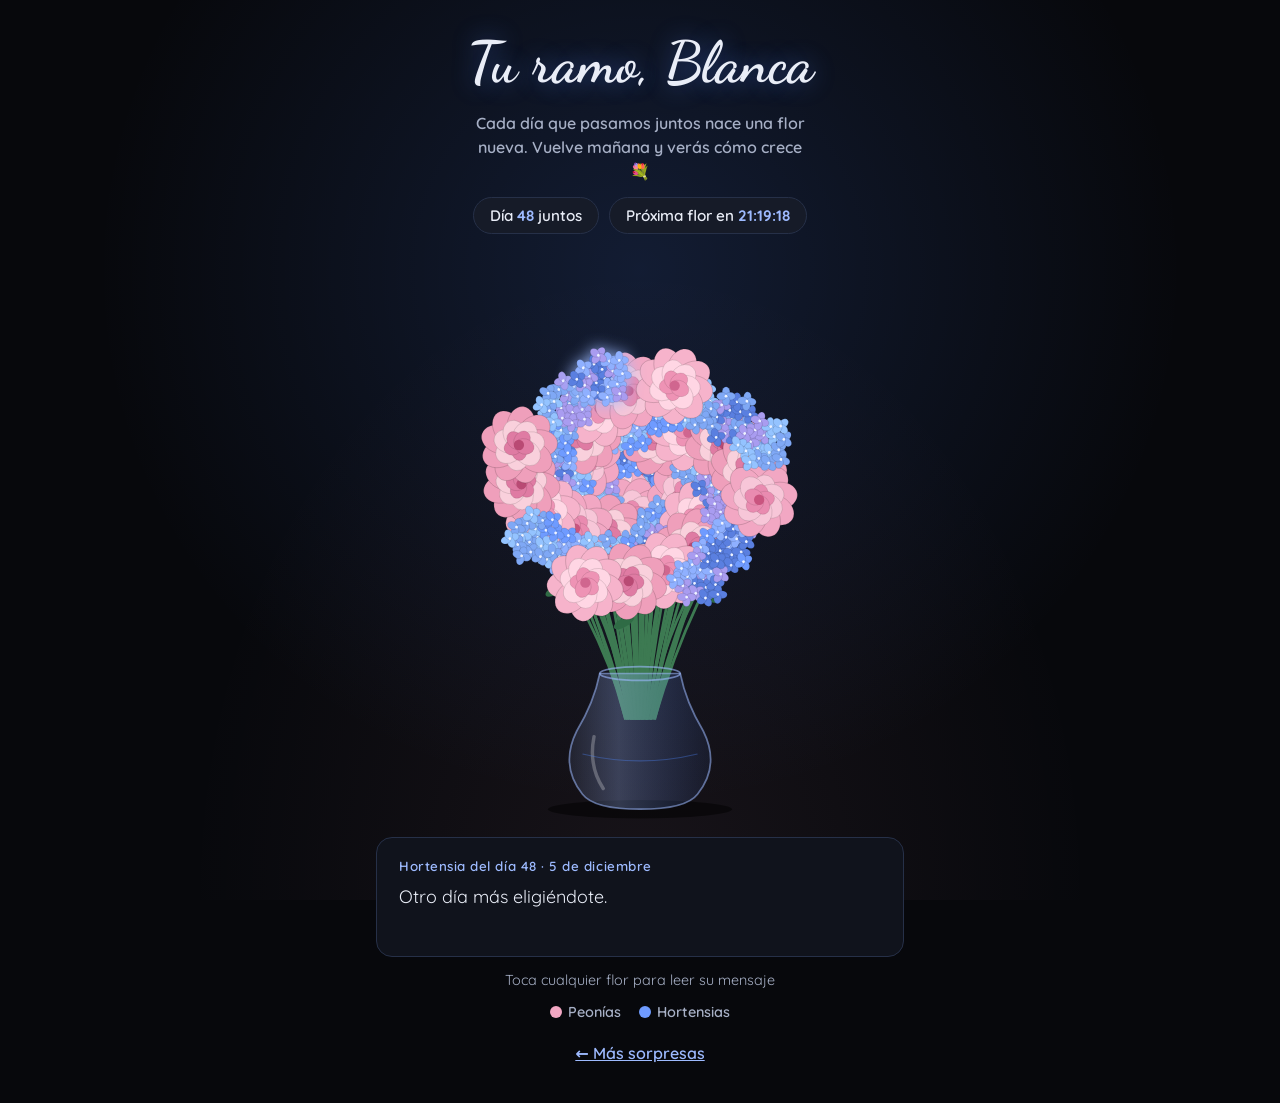
<file: ramo.html>
<!doctype html>
<html lang="es">
<head>
<meta charset="utf-8">
<meta name="viewport" content="width=device-width, initial-scale=1, viewport-fit=cover">
<title>El ramo de Blanca</title>
<link rel="stylesheet" href="https://fonts.googleapis.com/css2?family=Dancing+Script:wght@600;700&family=Quicksand:wght@400;600&display=swap">
<style>
  /* Misma estética que la carta: negro, azul, peonías y hortensias */
  :root {
    --negro: #07080c;
    --noche: #10131c;
    --tarjeta: #161b28;
    --linea: #263048;
    --azul: #4f86ff;
    --azul-suave: #9dbaff;
    --peonia: #f2a7c3;
    --texto: #e9edf7;
    --texto-suave: #a7b0c6;
    --display: 'Dancing Script', 'Brush Script MT', cursive;
    --cuerpo: 'Quicksand', 'Segoe UI', system-ui, sans-serif;
    color-scheme: dark;
  }
  * { box-sizing: border-box; margin: 0; padding: 0; }
  body {
    font-family: var(--cuerpo);
    background: var(--negro);
    background-image:
      radial-gradient(ellipse at 50% 30%, rgba(79,134,255,.16), transparent 60%),
      radial-gradient(ellipse at 50% 100%, rgba(242,167,195,.07), transparent 50%);
    background-attachment: fixed;
    color: var(--texto);
    min-height: 100vh;
    overflow-x: hidden;
  }
  main {
    max-width: 560px; margin: 0 auto;
    padding-block: 28px 40px;
    padding-left: max(16px, env(safe-area-inset-left, 0px));
    padding-right: max(16px, env(safe-area-inset-right, 0px));
    display: flex; flex-direction: column; align-items: center; gap: 14px;
    text-align: center;
  }
  h1 {
    font-family: var(--display); font-weight: 700;
    font-size: clamp(2.4rem, 9vw, 3.6rem);
    text-shadow: 0 0 24px rgba(79,134,255,.45);
  }
  .sub { color: var(--texto-suave); font-weight: 600; max-width: 34ch; line-height: 1.5; }
  .datos { display: flex; gap: 10px; flex-wrap: wrap; justify-content: center; }
  .dato {
    background: var(--tarjeta); border: 1px solid var(--linea); border-radius: 999px;
    padding: 8px 16px; font-weight: 600; font-size: .95rem; font-variant-numeric: tabular-nums;
  }
  .dato b { color: var(--azul-suave); }

  svg#ramo { width: 100%; max-width: 460px; height: auto; display: block; overflow: visible; }
  .flor { cursor: pointer; }
  .flor:focus { outline: none; }
  .flor:focus-visible > g, .flor.elegida > g { filter: drop-shadow(0 0 6px rgba(157,186,255,.9)); }
  .nueva { transform-box: fill-box; transform-origin: center; animation: abrir 1.6s cubic-bezier(.2,.9,.3,1.3) both .4s; }
  @keyframes abrir { from { transform: scale(0) rotate(-60deg); opacity: 0; } to { transform: none; opacity: 1; } }
  .tallo-nuevo { stroke-dasharray: 400; animation: crecer 1s ease-out both; }
  @keyframes crecer { from { stroke-dashoffset: 400; } to { stroke-dashoffset: 0; } }

  .mensaje {
    width: 100%; background: var(--noche); border: 1px solid var(--linea); border-radius: 16px;
    padding: 20px 22px; text-align: left; min-height: 120px;
  }
  .mensaje small { display: block; color: var(--azul-suave); font-weight: 600; letter-spacing: .04em; margin-bottom: 8px; }
  .mensaje p { font-size: 1.12rem; line-height: 1.6; }
  .pista { color: var(--texto-suave); font-size: .9rem; }
  .leyenda { display: flex; gap: 18px; justify-content: center; color: var(--texto-suave); font-size: .9rem; font-weight: 600; }
  .leyenda span { display: flex; align-items: center; gap: 6px; }
  .leyenda i { width: 12px; height: 12px; border-radius: 50%; display: inline-block; }
  a.volver { color: var(--azul-suave); font-weight: 600; margin-top: 8px; }
  a.volver:focus-visible { outline: 2px solid var(--azul-suave); outline-offset: 3px; }

  @media (prefers-reduced-motion: reduce) {
    .nueva, .tallo-nuevo { animation: none; }
  }
</style>
</head>
<body>
<main>
  <h1>Tu ramo, Blanca</h1>
  <p class="sub">Cada día que pasamos juntos nace una flor nueva. Vuelve mañana y verás cómo crece 💐</p>
  <div class="datos">
    <div class="dato">Día <b id="dia">1</b> juntos</div>
    <div class="dato">Próxima flor en <b id="falta">--:--:--</b></div>
  </div>

  <svg id="ramo" viewBox="0 0 400 500" role="img" aria-label="Ramo de peonías y hortensias, una flor por cada día juntos"></svg>

  <div class="mensaje" aria-live="polite">
    <small id="mDia"></small>
    <p id="mTexto"></p>
  </div>
  <p class="pista">Toca cualquier flor para leer su mensaje</p>
  <div class="leyenda">
    <span><i style="background:#f2a7c3"></i>Peonías</span>
    <span><i style="background:#6f9bff"></i>Hortensias</span>
  </div>
  <a class="volver" href="sorpresas.html">← Más sorpresas</a>
</main>

<script>
  // ✏️ Personaliza aquí
  const INICIO = new Date(2026, 9, 19); // 19 oct 2026, la noche en el carro

  // Un mensaje por día (día 1 = 19 de octubre)
  const MENSAJES = [
    "La noche en el carro en que te pedí ser mi novia. Aquí empezó todo.",
    "Primer día completo siendo tu novio, y ya no me imagino de otra forma.",
    "Me encanta cómo te expresas. Podría escucharte horas… y ya sabes que sí lo hago 😂",
    "Gracias por ser tan natural conmigo. Nunca cambies eso.",
    "Tus ojitos detrás de esos lentes son mi parte favorita del día 🤓",
    "Pendiente: cenar en un restaurante, tú y yo. Ya casi.",
    "Una semana. Siete flores, y todavía me faltan muchas por darte.",
    "Tu sonrisa me arregla cualquier día pesado.",
    "Hoy suena un corrido de Alemán y pienso en ti.",
    "Tu madurez me da paz. Contigo me siento tranquilo.",
    "Gregory no sabe que esa noche de películas me desvelé enamorándome de ti.",
    "Siempre te ves bonita, te pongas lo que te pongas 🖤",
    "Un día te voy a llevar a conocer Puebla. Prometido.",
    "Dos semanas contigo. Se pasaron volando, como esa \"horita\" que nunca fue horita.",
    "Me gusta que conmigo no tienes que fingir nada.",
    "La playa nos está esperando 🏖️",
    "Si un día estás triste, vuelve aquí y cuenta tus flores. Cada una es un día que te elegí.",
    "Bizarrap de fondo y tú a mi lado: plan perfecto.",
    "Gracias por abrirme las puertas y dejarme conocerte.",
    "Veinte flores. Veinte días queriéndote más.",
    "Tres semanas. Me encanta ser tu hombre.",
    "Eres lo primero en lo que pienso al despertar.",
    "No me arrepiento ni tantito de haberte mandado ese mensaje.",
    "Te debo muchas peonías de verdad. Las voy a ir pagando 😉",
    "Me gusta cómo eres conmigo y cómo eres con los demás.",
    "Contigo todo se siente fácil.",
    "Cada día que pasa te admiro más.",
    "Cuatro semanas. Y apenas estamos empezando.",
    "Gracias por tenerme paciencia.",
    "Me haces querer ser mejor cada día.",
    "Mañana cumplimos un mes 🥹",
    "¡Un mes juntos, mi niña preciosa! 🖤💙",
  ];
  // Después del primer mes se repiten estos
  const SIEMPRE = [
    "Otro día más eligiéndote.",
    "Tu sonrisa sigue siendo mi parte favorita del día.",
    "Me encanta cómo te expresas.",
    "Gracias por ser tú, sin máscaras.",
    "Contigo las horas se pasan volando.",
    "Todavía nos falta Puebla, la playa y mil cenas más.",
    "Tus lentes, tus ojitos, tu risa: todo me encanta.",
    "Te amo un poquito más que ayer.",
  ];

  const MESES = ['enero','febrero','marzo','abril','mayo','junio','julio','agosto','septiembre','octubre','noviembre','diciembre'];
  const UN_DIA = 864e5;

  function hoyEs() {
    const prueba = new URLSearchParams(location.search).get('dia');
    if (prueba && +prueba > 0) return Math.floor(+prueba);
    const ahora = new Date();
    const inicioHoy = new Date(ahora.getFullYear(), ahora.getMonth(), ahora.getDate());
    return Math.max(1, Math.round((inicioHoy - INICIO) / UN_DIA) + 1);
  }
  function fechaDe(n) {
    const f = new Date(INICIO.getFullYear(), INICIO.getMonth(), INICIO.getDate() + n - 1);
    return `${f.getDate()} de ${MESES[f.getMonth()]}`;
  }
  function mensajeDe(n) {
    if (n <= MENSAJES.length) return MENSAJES[n - 1];
    const f = new Date(INICIO.getFullYear(), INICIO.getMonth(), INICIO.getDate() + n - 1);
    if (f.getDate() === 19) {
      const meses = (f.getFullYear() - 2026) * 12 + f.getMonth() - 9;
      return meses % 12 === 0
        ? `¡${meses / 12} ${meses === 12 ? 'año' : 'años'} juntos! 🖤💙 Gracias por cada día.`
        : `¡Cumplimos ${meses} meses! 🖤💙 Te amo, mi niña preciosa.`;
    }
    return SIEMPRE[n % SIEMPRE.length];
  }

  // Aleatorio con semilla: cada flor se ve igual todos los días
  function azar(semilla) {
    let a = semilla * 9301 + 49297;
    return () => {
      a |= 0; a = a + 0x6D2B79F5 | 0;
      let t = Math.imul(a ^ a >>> 15, 1 | a);
      t = t + Math.imul(t ^ t >>> 7, 61 | t) ^ t;
      return ((t ^ t >>> 14) >>> 0) / 4294967296;
    };
  }

  const ROSAS = [['#f7c6d8', '#f2a7c3', '#e98bb0', '#c9547f'], ['#ffd6e4', '#f6b3cb', '#ee93b5', '#d0668f'], ['#f9d0dc', '#ef9fbb', '#df7ba3', '#b94a74']];
  const AZULES = ['#6f9bff', '#8fb0ff', '#5a7fe0', '#a99cf0', '#7fa8f5', '#94c3ff'];

  function peonia(r) {
    const c = ROSAS[Math.floor(r() * ROSAS.length)];
    const giro = r() * 360;
    let s = '';
    for (let i = 0; i < 9; i++) s += `<ellipse cx="0" cy="-15" rx="11" ry="15" fill="${c[1]}" stroke="rgba(0,0,0,.18)" stroke-width=".6" transform="rotate(${giro + i * 40})"/>`;
    for (let i = 0; i < 7; i++) s += `<ellipse cx="0" cy="-9" rx="9" ry="11" fill="${c[0]}" stroke="rgba(0,0,0,.14)" stroke-width=".6" transform="rotate(${giro + 20 + i * 51})"/>`;
    for (let i = 0; i < 5; i++) s += `<ellipse cx="0" cy="-4.5" rx="6" ry="7.5" fill="${c[2]}" stroke="rgba(0,0,0,.14)" stroke-width=".5" transform="rotate(${giro + 10 + i * 72})"/>`;
    s += `<circle r="4" fill="${c[3]}"/>`;
    return s;
  }
  function hortensia(r) {
    let s = '';
    const base = Math.floor(r() * AZULES.length);
    for (let i = 0; i < 19; i++) {
      const rad = 4.6 * Math.sqrt(i + .3), ang = i * 2.39996;
      const x = rad * Math.cos(ang), y = rad * Math.sin(ang);
      const col = AZULES[(base + Math.floor(r() * 3)) % AZULES.length];
      const g = r() * 90;
      s += `<g transform="translate(${x.toFixed(1)} ${y.toFixed(1)}) rotate(${g.toFixed(0)})">`;
      for (let p = 0; p < 4; p++) s += `<ellipse cx="0" cy="-3.3" rx="3" ry="4" fill="${col}" stroke="rgba(0,0,0,.2)" stroke-width=".4" transform="rotate(${p * 90})"/>`;
      s += `<circle r="1.1" fill="#eef3ff"/></g>`;
    }
    return s;
  }

  function dibujar(n) {
    const svg = document.getElementById('ramo');
    const K = 17, TAM = 34, CX = 200, CY = 205;
    const radio = K * Math.sqrt(n) + TAM;
    const esc = Math.min(1, 150 / radio);
    const tam = TAM * esc;

    const flores = [];
    for (let i = 0; i < n; i++) {
      const r = azar(i + 1);
      const rad = K * Math.sqrt(i + .5) * esc, ang = i * 2.39996 - Math.PI / 2;
      flores.push({
        dia: i + 1, r,
        x: CX + rad * Math.cos(ang) + (r() - .5) * 4 * esc,
        y: CY + rad * Math.sin(ang) * .82 + (r() - .5) * 4 * esc,
      });
    }

    let tallos = '', hojas = '', cabezas = '';
    flores.forEach(f => {
      const nueva = f.dia === n;
      const sx = CX + (f.x - CX) * .12, sy = 410;
      const qx = CX + (f.x - CX) * .45, qy = (f.y + 370) / 2;
      tallos += `<path d="M${sx.toFixed(1)} ${sy} Q${qx.toFixed(1)} ${qy.toFixed(1)} ${f.x.toFixed(1)} ${f.y.toFixed(1)}" stroke="#3d7a52" stroke-width="${(2.4 * Math.max(esc, .6)).toFixed(1)}" fill="none"${nueva ? ' class="tallo-nuevo"' : ''}/>`;
      if (f.dia % 3 === 0) {
        const hx = (qx + f.x) / 2, hy = (qy + f.y) / 2 + 12 * esc;
        const lado = f.x < CX ? -1 : 1;
        hojas += `<ellipse cx="${(hx + lado * 8 * esc).toFixed(1)}" cy="${hy.toFixed(1)}" rx="${(10 * esc).toFixed(1)}" ry="${(4 * esc).toFixed(1)}" fill="#2f6b45" transform="rotate(${lado * 30} ${hx.toFixed(1)} ${hy.toFixed(1)})"/>`;
      }
      const forma = f.dia % 2 === 1 ? peonia(f.r) : hortensia(f.r);
      cabezas += `<g class="flor${nueva ? ' nueva' : ''}" data-dia="${f.dia}" tabindex="0" role="button" aria-label="Flor del día ${f.dia}">
        <g transform="translate(${f.x.toFixed(1)} ${f.y.toFixed(1)}) scale(${(tam / 30).toFixed(3)})">${forma}</g></g>`;
    });

    const florero = `
      <defs>
        <linearGradient id="vidrio" x1="0" x2="1">
          <stop offset="0" stop-color="#9dbaff" stop-opacity=".10"/>
          <stop offset=".35" stop-color="#9dbaff" stop-opacity=".28"/>
          <stop offset="1" stop-color="#4f86ff" stop-opacity=".08"/>
        </linearGradient>
      </defs>
      <ellipse cx="200" cy="488" rx="80" ry="8" fill="#000" opacity=".5"/>
      <path d="M165 370 Q160 395 145 420 Q130 450 150 475 Q160 488 200 488 Q240 488 250 475 Q270 450 255 420 Q240 395 235 370 Z"
            fill="url(#vidrio)" stroke="#9dbaff" stroke-opacity=".55" stroke-width="1.5"/>
      <ellipse cx="200" cy="370" rx="35" ry="6" fill="none" stroke="#9dbaff" stroke-opacity=".6" stroke-width="1.5"/>
      <path d="M160 425 Q155 450 168 470" stroke="#fff" stroke-opacity=".25" stroke-width="3" fill="none" stroke-linecap="round"/>
      <path d="M150 440 Q200 452 250 440" stroke="#4f86ff" stroke-opacity=".35" stroke-width="1" fill="none"/>`;

    svg.innerHTML = tallos + hojas + florero + cabezas;

    svg.querySelectorAll('.flor').forEach(el => {
      const elegir = () => mostrar(+el.dataset.dia);
      el.addEventListener('click', elegir);
      el.addEventListener('keydown', e => { if (e.key === 'Enter' || e.key === ' ') { e.preventDefault(); elegir(); } });
    });
  }

  function mostrar(d) {
    document.querySelectorAll('.flor').forEach(el => el.classList.toggle('elegida', +el.dataset.dia === d));
    const tipo = d % 2 === 1 ? 'Peonía' : 'Hortensia';
    document.getElementById('mDia').textContent = `${tipo} del día ${d} · ${fechaDe(d)}`;
    document.getElementById('mTexto').textContent = mensajeDe(d);
  }

  function reloj() {
    const ahora = new Date();
    const manana = new Date(ahora.getFullYear(), ahora.getMonth(), ahora.getDate() + 1);
    const s = Math.floor((manana - ahora) / 1000);
    const dos = v => String(v).padStart(2, '0');
    document.getElementById('falta').textContent = `${dos(Math.floor(s / 3600))}:${dos(Math.floor(s % 3600 / 60))}:${dos(s % 60)}`;
    if (s <= 0) iniciar();
  }

  let diaActual = 0;
  function iniciar() {
    const n = hoyEs();
    if (n === diaActual) return;
    diaActual = n;
    document.getElementById('dia').textContent = n;
    dibujar(n);
    mostrar(n);
  }
  iniciar();
  reloj();
  setInterval(() => { reloj(); iniciar(); }, 1000);
</script>
</body>
</html>
</file>
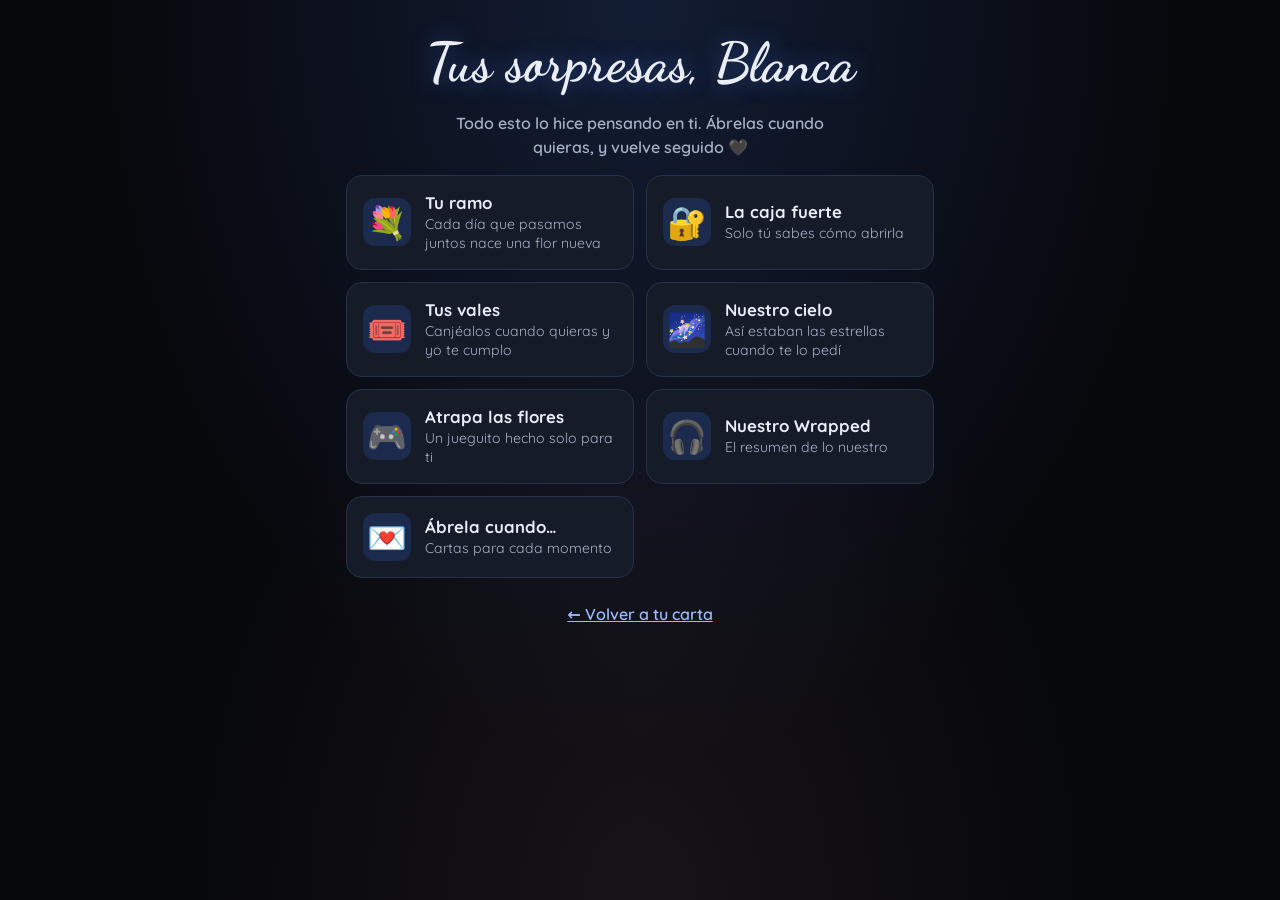
<file: sorpresas.html>
<!doctype html>
<html lang="es">
<head>
<meta charset="utf-8">
<meta name="viewport" content="width=device-width, initial-scale=1, viewport-fit=cover">
<title>Sorpresas para Blanca</title>
<link rel="stylesheet" href="https://fonts.googleapis.com/css2?family=Dancing+Script:wght@600;700&family=Quicksand:wght@400;600&display=swap">
<link rel="stylesheet" href="comun.css">
<style>
  .lista { width: 100%; display: grid; grid-template-columns: repeat(auto-fit, minmax(240px, 1fr)); gap: 12px; }
  .lista a {
    display: flex; gap: 14px; align-items: center; text-align: left; text-decoration: none; color: var(--texto);
    background: var(--tarjeta); border: 1px solid var(--linea); border-radius: 16px; padding: 16px;
    transition: transform .2s, border-color .2s;
    animation: aparecer .6s ease both;
  }
  .lista a:hover { transform: translateY(-3px); border-color: var(--azul); }
  .lista .ico { font-size: 2rem; flex: none; width: 48px; height: 48px; display: grid; place-items: center; background: var(--azul-hondo); border-radius: 12px; }
  .lista b { display: block; font-size: 1.05rem; }
  .lista small { color: var(--texto-suave); font-size: .88rem; line-height: 1.35; display: block; margin-top: 2px; }
</style>
</head>
<body>
<main>
  <h1>Tus sorpresas, Blanca</h1>
  <p class="sub">Todo esto lo hice pensando en ti. Ábrelas cuando quieras, y vuelve seguido 🖤</p>
  <nav class="lista" id="lista"></nav>
  <a class="volver" href="./">← Volver a tu carta</a>
</main>
<script>
  const SORPRESAS = [
    ['💐', 'ramo.html', 'Tu ramo', 'Cada día que pasamos juntos nace una flor nueva'],
    ['🔐', 'caja.html', 'La caja fuerte', 'Solo tú sabes cómo abrirla'],
    ['🎟️', 'vales.html', 'Tus vales', 'Canjéalos cuando quieras y yo te cumplo'],
    ['🌌', 'cielo.html', 'Nuestro cielo', 'Así estaban las estrellas cuando te lo pedí'],
    ['🎮', 'juego.html', 'Atrapa las flores', 'Un jueguito hecho solo para ti'],
    ['🎧', 'wrapped.html', 'Nuestro Wrapped', 'El resumen de lo nuestro'],
    ['💌', 'abrir-cuando.html', 'Ábrela cuando…', 'Cartas para cada momento'],
  ];
  document.getElementById('lista').innerHTML = SORPRESAS.map(([ico, url, t, d], i) =>
    `<a href="${url}" style="animation-delay:${i * 70}ms"><span class="ico">${ico}</span><span><b>${t}</b><small>${d}</small></span></a>`).join('');
</script>
</body>
</html>
</file>
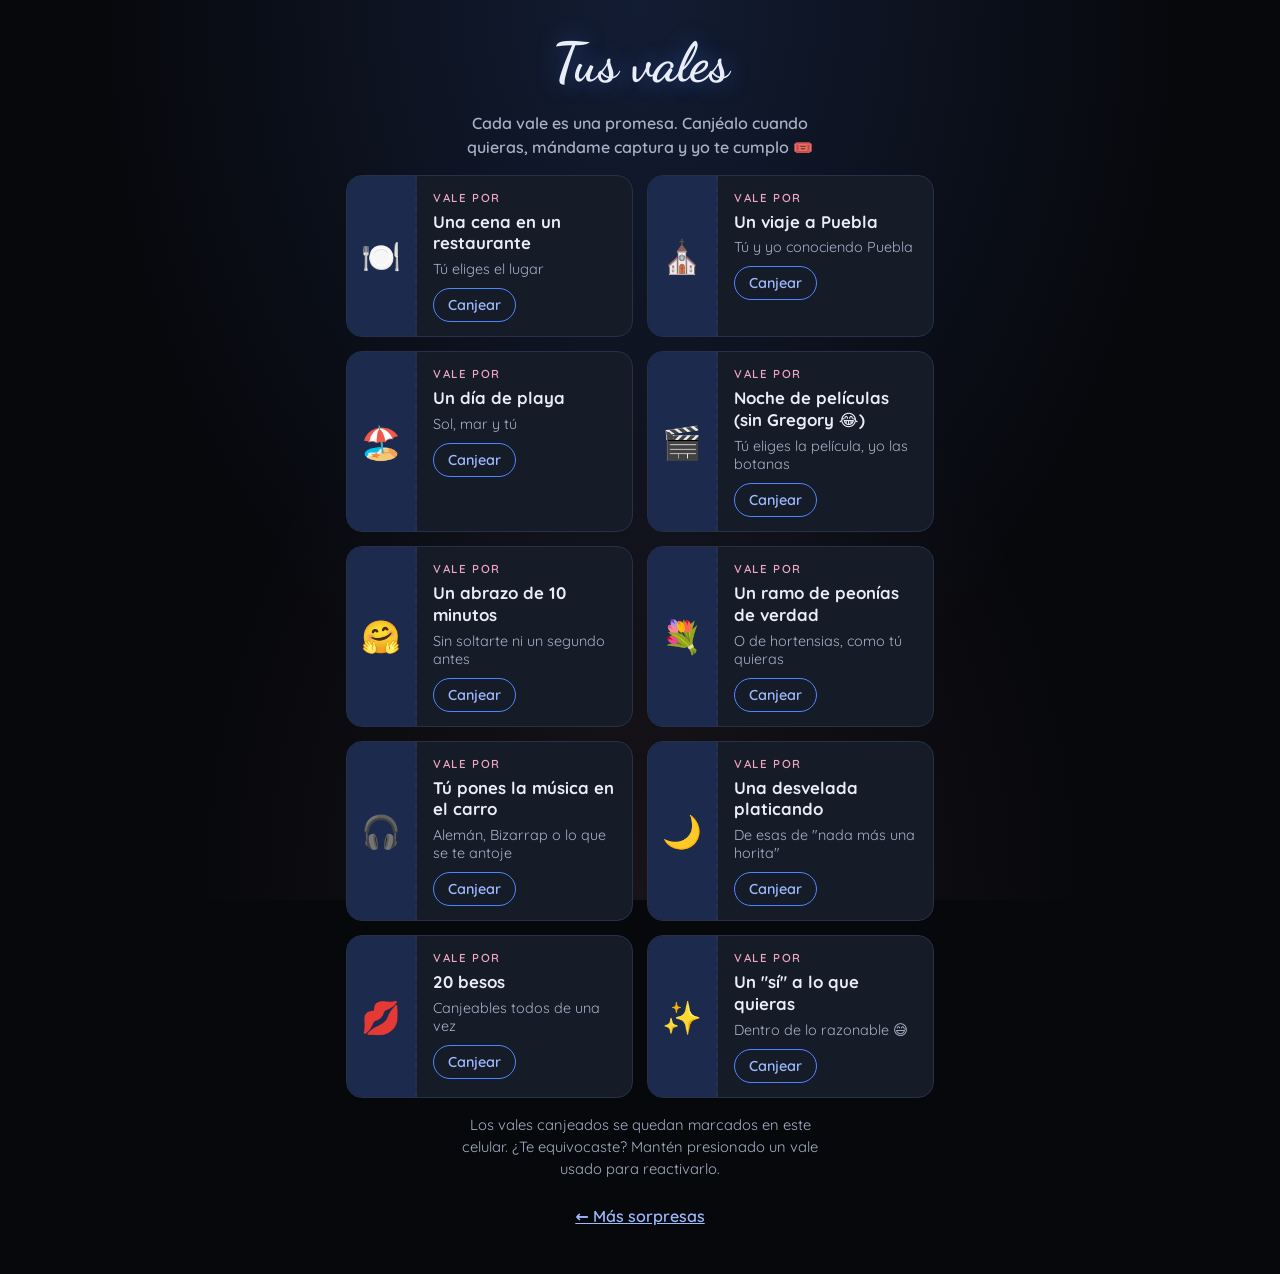
<file: vales.html>
<!doctype html>
<html lang="es">
<head>
<meta charset="utf-8">
<meta name="viewport" content="width=device-width, initial-scale=1, viewport-fit=cover">
<title>Vales para Blanca</title>
<link rel="stylesheet" href="https://fonts.googleapis.com/css2?family=Dancing+Script:wght@600;700&family=Quicksand:wght@400;600&display=swap">
<link rel="stylesheet" href="comun.css">
<style>
  .vales { width: 100%; display: grid; grid-template-columns: repeat(auto-fit, minmax(250px, 1fr)); gap: 14px; }
  .vale {
    position: relative; display: flex; align-items: stretch; text-align: left;
    background: var(--tarjeta); border: 1px solid var(--linea); border-radius: 16px; overflow: hidden;
    animation: aparecer .5s ease both;
  }
  .vale .talon {
    flex: none; width: 70px; display: grid; place-items: center; font-size: 2rem;
    background: var(--azul-hondo); border-right: 2px dashed var(--linea);
  }
  .vale .cuerpo { padding: 14px 16px; display: flex; flex-direction: column; gap: 6px; flex: 1; min-width: 0; }
  .vale small { letter-spacing: .14em; text-transform: uppercase; color: var(--peonia); font-weight: 600; font-size: .72rem; }
  .vale b { font-size: 1.05rem; line-height: 1.3; }
  .vale button {
    align-self: flex-start; margin-top: 4px; border: 1px solid var(--azul); background: transparent; color: var(--azul-suave);
    font: 600 .9rem var(--cuerpo); padding: 7px 14px; border-radius: 999px; cursor: pointer;
  }
  .vale button:hover { background: var(--azul); color: #fff; }
  .vale.usado { opacity: .55; }
  .vale.usado .talon { filter: grayscale(1); }
  .sello {
    position: absolute; right: 12px; top: 50%; transform: translateY(-50%) rotate(-14deg);
    border: 3px solid var(--peonia); color: var(--peonia); font-weight: 700; letter-spacing: .1em;
    padding: 4px 10px; border-radius: 8px; font-size: .9rem; animation: sellar .4s ease both;
  }
  @keyframes sellar { from { transform: translateY(-50%) rotate(-14deg) scale(2.5); opacity: 0; } }
  .fondo {
    position: fixed; inset: 0; background: rgba(3,5,10,.8); z-index: 20;
    display: grid; place-items: center; padding: 16px;
  }
  .confirmar { max-width: 380px; animation: aparecer .3s ease both; display: flex; flex-direction: column; gap: 14px; }
  .confirmar .acciones { display: flex; gap: 10px; justify-content: center; flex-wrap: wrap; }
  .nota { color: var(--texto-suave); font-size: .92rem; line-height: 1.5; max-width: 40ch; }
</style>
</head>
<body>
<main>
  <h1>Tus vales</h1>
  <p class="sub">Cada vale es una promesa. Canjéalo cuando quieras, mándame captura y yo te cumplo 🎟️</p>
  <div class="vales" id="vales"></div>
  <p class="nota">Los vales canjeados se quedan marcados en este celular. ¿Te equivocaste? Mantén presionado un vale usado para reactivarlo.</p>
  <a class="volver" href="sorpresas.html">← Más sorpresas</a>
</main>

<div class="fondo" id="fondo" hidden>
  <div class="panel confirmar" role="dialog" aria-modal="true" aria-labelledby="cTitulo">
    <h2 id="cTitulo">¿Canjear este vale?</h2>
    <p id="cTexto"></p>
    <div class="acciones">
      <button class="btn" id="cSi">Sí, lo quiero 💙</button>
      <button class="btn gris" id="cNo">Todavía no</button>
    </div>
  </div>
</div>

<script>
  // ✏️ Personaliza aquí
  const VALES = [
    ['🍽️', 'Una cena en un restaurante', 'Tú eliges el lugar'],
    ['⛪', 'Un viaje a Puebla', 'Tú y yo conociendo Puebla'],
    ['🏖️', 'Un día de playa', 'Sol, mar y tú'],
    ['🎬', 'Noche de películas (sin Gregory 😂)', 'Tú eliges la película, yo las botanas'],
    ['🤗', 'Un abrazo de 10 minutos', 'Sin soltarte ni un segundo antes'],
    ['💐', 'Un ramo de peonías de verdad', 'O de hortensias, como tú quieras'],
    ['🎧', 'Tú pones la música en el carro', 'Alemán, Bizarrap o lo que se te antoje'],
    ['🌙', 'Una desvelada platicando', 'De esas de "nada más una horita"'],
    ['💋', '20 besos', 'Canjeables todos de una vez'],
    ['✨', 'Un "sí" a lo que quieras', 'Dentro de lo razonable 😅'],
  ];

  const $ = id => document.getElementById(id);
  const CLAVE = 'valesBlanca';
  const leer = () => { try { return JSON.parse(localStorage.getItem(CLAVE)) || []; } catch { return []; } };
  const guardar = u => { try { localStorage.setItem(CLAVE, JSON.stringify(u)); } catch {} };
  let usados = leer();
  let elegido = null;

  function pintar() {
    $('vales').innerHTML = VALES.map(([ico, titulo, detalle], i) => {
      const usado = usados.includes(i);
      return `<div class="vale${usado ? ' usado' : ''}" data-i="${i}" style="animation-delay:${i * 50}ms">
        <div class="talon">${ico}</div>
        <div class="cuerpo">
          <small>Vale por</small>
          <b>${titulo}</b>
          <span style="color:var(--texto-suave);font-size:.9rem">${detalle}</span>
          ${usado ? '' : `<button type="button" data-i="${i}">Canjear</button>`}
        </div>
        ${usado ? '<span class="sello">CANJEADO</span>' : ''}
      </div>`;
    }).join('');
  }

  $('vales').addEventListener('click', e => {
    const b = e.target.closest('button[data-i]');
    if (!b) return;
    elegido = +b.dataset.i;
    $('cTexto').textContent = `Vale por: ${VALES[elegido][1]}. Después mándame captura para cumplírtelo 😉`;
    $('fondo').hidden = false;
    $('cSi').focus();
  });
  $('cNo').onclick = () => { $('fondo').hidden = true; };
  $('fondo').addEventListener('click', e => { if (e.target === $('fondo')) $('fondo').hidden = true; });
  document.addEventListener('keydown', e => { if (e.key === 'Escape') $('fondo').hidden = true; });
  $('cSi').onclick = () => {
    usados.push(elegido);
    guardar(usados);
    $('fondo').hidden = true;
    pintar();
  };

  // Mantener presionado un vale usado lo reactiva
  let presion = null;
  $('vales').addEventListener('pointerdown', e => {
    const v = e.target.closest('.vale.usado');
    if (!v) return;
    presion = setTimeout(() => {
      usados = usados.filter(i => i !== +v.dataset.i);
      guardar(usados);
      pintar();
    }, 1200);
  });
  ['pointerup', 'pointerleave', 'pointercancel'].forEach(ev => $('vales').addEventListener(ev, () => clearTimeout(presion)));

  pintar();
</script>
</body>
</html>
</file>
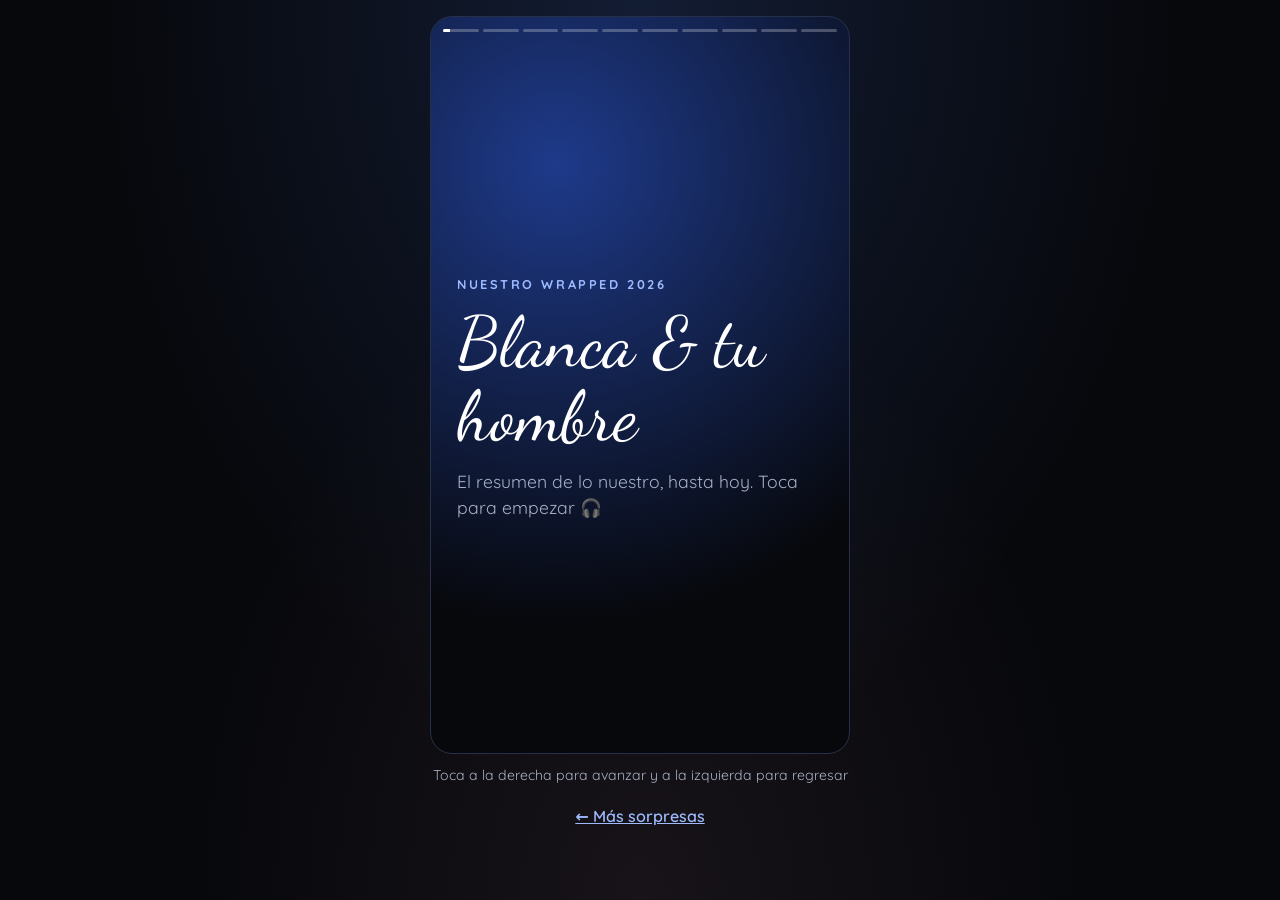
<file: wrapped.html>
<!doctype html>
<html lang="es">
<head>
<meta charset="utf-8">
<meta name="viewport" content="width=device-width, initial-scale=1, viewport-fit=cover">
<title>Nuestro Wrapped</title>
<link rel="stylesheet" href="https://fonts.googleapis.com/css2?family=Dancing+Script:wght@600;700&family=Quicksand:wght@400;600;700&display=swap">
<link rel="stylesheet" href="comun.css">
<style>
  main { padding-block: 16px 32px; gap: 12px; }
  .historia {
    position: relative; width: 100%; max-width: 420px; aspect-ratio: 9 / 16; max-height: 82vh;
    border-radius: 22px; overflow: hidden; border: 1px solid var(--linea);
    user-select: none; cursor: pointer;
  }
  .barras { position: absolute; top: 12px; left: 12px; right: 12px; display: flex; gap: 4px; z-index: 3; }
  .barras i { flex: 1; height: 3px; border-radius: 3px; background: rgba(255,255,255,.25); overflow: hidden; }
  .barras i b { display: block; height: 100%; width: 0; background: #fff; }
  .lamina {
    position: absolute; inset: 0; padding: 56px 26px 30px;
    display: flex; flex-direction: column; justify-content: center; gap: 14px; text-align: left;
  }
  .lamina > * { animation: aparecer .6s ease both; }
  .lamina > *:nth-child(2) { animation-delay: .15s; }
  .lamina > *:nth-child(3) { animation-delay: .3s; }
  .lamina > *:nth-child(4) { animation-delay: .45s; }
  .lamina > *:nth-child(5) { animation-delay: .6s; }
  .eti { letter-spacing: .2em; text-transform: uppercase; font-weight: 700; font-size: .8rem; color: var(--azul-suave); }
  .grande { font: 700 clamp(3.4rem, 18vw, 5.4rem)/1 var(--cuerpo); letter-spacing: -.03em; font-variant-numeric: tabular-nums; }
  .media { font: 700 clamp(1.9rem, 9vw, 2.6rem)/1.15 var(--cuerpo); letter-spacing: -.01em; }
  .lamina p { font-size: 1.1rem; line-height: 1.5; color: var(--texto); }
  .lamina .suave { color: var(--texto-suave); }
  .top { list-style: none; display: grid; gap: 10px; counter-reset: n; }
  .top li { counter-increment: n; display: flex; gap: 14px; align-items: baseline; font: 700 1.3rem var(--cuerpo); }
  .top li::before { content: counter(n); color: var(--azul-suave); font-size: 1.6rem; width: 1.2em; }
  .letra-g { font-family: var(--display); font-size: clamp(3rem, 14vw, 4.4rem); line-height: 1.05; color: #fff; }
  .lamina .btn { align-self: flex-start; }
  .ayuda { color: var(--texto-suave); font-size: .88rem; }
</style>
</head>
<body>
<main>
  <div class="historia" id="historia" aria-live="polite">
    <div class="barras" id="barras"></div>
    <div id="lamina"></div>
  </div>
  <p class="ayuda">Toca a la derecha para avanzar y a la izquierda para regresar</p>
  <a class="volver" href="sorpresas.html">← Más sorpresas</a>
</main>

<script>
  // ✏️ Personaliza aquí
  const INICIO = new Date(2026, 9, 19);
  const ahora = new Date();
  const hoy = new Date(ahora.getFullYear(), ahora.getMonth(), ahora.getDate());
  const DIAS = Math.max(1, Math.round((hoy - INICIO) / 864e5) + 1);
  const HORAS = Math.max(0, Math.floor((ahora - INICIO) / 36e5));
  const fmt = n => n.toLocaleString('es-MX');

  const FONDOS = [
    'radial-gradient(circle at 30% 20%, #1e3a8a, #07080c 70%)',
    'linear-gradient(160deg, #0b1020, #1b2a4d)',
    'radial-gradient(circle at 80% 80%, #3b1d34, #07080c 70%)',
    'linear-gradient(200deg, #07080c, #142450)',
    'radial-gradient(circle at 20% 90%, #2a3f86, #07080c 65%)',
    'linear-gradient(160deg, #000, #0d1426)',
    'radial-gradient(circle at 50% 30%, #4a2440, #0b0d16 70%)',
    'linear-gradient(170deg, #10131c, #23407e)',
    'radial-gradient(circle at 70% 20%, #1b2a4d, #07080c 70%)',
    'radial-gradient(circle at 50% 50%, #2a4cb0, #07080c 75%)',
  ];

  const LAMINAS = [
    `<div class="eti">Nuestro Wrapped 2026</div>
     <div class="letra-g">Blanca &amp; tu hombre</div>
     <p class="suave">El resumen de lo nuestro, hasta hoy. Toca para empezar 🎧</p>`,
    `<div class="eti">Llevamos juntos</div>
     <div class="grande">${fmt(DIAS)}</div>
     <div class="media">${DIAS === 1 ? 'día' : 'días'}</div>
     <p class="suave">O lo que es lo mismo: ${fmt(HORAS)} horas. Y contando.</p>`,
    `<div class="eti">El momento del año</div>
     <div class="media">19 de octubre,<br>12 de la noche,<br>en el carro 🚗</div>
     <p>Te pedí ser mi novia y dijiste que sí. Reproducido en mi mente: incontables veces.</p>`,
    `<div class="eti">Película más vista</div>
     <div class="media">La noche de películas con Gregory 🎬</div>
     <p>Horas planeadas: <b>1</b><br>Horas reales: <b>muchas más</b></p>
     <p class="suave">Lo mejor no fue la película, fue la plática.</p>`,
    `<div class="eti">Tus artistas del año</div>
     <ol class="top"><li>Alemán</li><li>Bizarrap</li></ol>
     <p class="suave">Los que suenan cuando estamos juntos 🎧</p>`,
    `<div class="eti">Tu color</div>
     <div class="grande" style="color:#000;-webkit-text-stroke:2px #9dbaff">Negro</div>
     <p>Con un poquito de <b style="color:#6f9bff">azul</b>. Por eso todo esto está pintado así 🖤💙</p>`,
    `<div class="eti">Tus flores favoritas</div>
     <div class="media">Peonías 🌸<br>y hortensias 🪻</div>
     <p>Flores en tu ramo hasta hoy: <b>${fmt(DIAS)}</b></p>
     <p class="suave">Mañana nace otra.</p>`,
    `<div class="eti">Lo que más me gusta de ti</div>
     <ol class="top"><li>Tu naturalidad</li><li>Tu sonrisa</li><li>Tus ojitos (y tus lentes)</li><li>Cómo te expresas</li><li>Tu madurez</li></ol>`,
    `<div class="eti">Destinos pendientes</div>
     <ol class="top"><li>🍽️ Cena en restaurante</li><li>🏖️ La playa</li><li>⛪ Puebla</li></ol>
     <p class="suave">Para el Wrapped del próximo año, ya los vamos a tener tachados.</p>`,
    `<div class="eti">Tu persona #1 del año</div>
     <div class="letra-g">Blanca</div>
     <p>Gracias por estar en todos mis días. Te amo, mi niña preciosa.</p>
     <button class="btn" id="otraVez">Ver otra vez ↺</button>`,
  ];

  const DURACION = 6000;
  const $ = id => document.getElementById(id);
  $('barras').innerHTML = LAMINAS.map(() => '<i><b></b></i>').join('');
  const barras = [...$('barras').querySelectorAll('b')];
  let i = 0, inicio = 0, pausa = false;

  function ir(n) {
    i = Math.max(0, Math.min(LAMINAS.length - 1, n));
    $('historia').style.background = FONDOS[i % FONDOS.length];
    $('lamina').innerHTML = `<div class="lamina">${LAMINAS[i]}</div>`;
    barras.forEach((b, k) => b.style.width = k < i ? '100%' : '0');
    inicio = performance.now();
    const otra = $('otraVez');
    if (otra) otra.onclick = e => { e.stopPropagation(); ir(0); };
  }
  function cuadro(t) {
    if (!pausa) {
      const p = Math.min(1, (t - inicio) / DURACION);
      barras[i].style.width = p * 100 + '%';
      if (p >= 1 && i < LAMINAS.length - 1) ir(i + 1);
    } else {
      inicio += t - (cuadro.prev || t);
    }
    cuadro.prev = t;
    requestAnimationFrame(cuadro);
  }
  $('historia').addEventListener('click', e => {
    const r = $('historia').getBoundingClientRect();
    ir(e.clientX - r.left < r.width / 3 ? i - 1 : i + 1);
  });
  $('historia').addEventListener('pointerdown', () => pausa = true);
  ['pointerup', 'pointerleave', 'pointercancel'].forEach(ev => $('historia').addEventListener(ev, () => pausa = false));
  addEventListener('keydown', e => {
    if (e.key === 'ArrowRight') ir(i + 1);
    if (e.key === 'ArrowLeft') ir(i - 1);
  });
  ir(0);
  requestAnimationFrame(cuadro);
</script>
</body>
</html>
</file>
<file: comun.css>
/* Estilo compartido de las sorpresas: negro (su favorito), azul y sus flores */
:root {
  --negro: #07080c;
  --noche: #10131c;
  --tarjeta: #161b28;
  --linea: #263048;
  --azul: #4f86ff;
  --azul-suave: #9dbaff;
  --azul-hondo: #1b2a4d;
  --peonia: #f2a7c3;
  --texto: #e9edf7;
  --texto-suave: #a7b0c6;
  --display: 'Dancing Script', 'Brush Script MT', cursive;
  --cuerpo: 'Quicksand', 'Segoe UI', system-ui, sans-serif;
  color-scheme: dark;
}
* { box-sizing: border-box; margin: 0; padding: 0; }
[hidden] { display: none !important; }
body {
  font-family: var(--cuerpo);
  background: var(--negro);
  background-image:
    radial-gradient(ellipse at 50% 0%, rgba(79,134,255,.16), transparent 60%),
    radial-gradient(ellipse at 50% 100%, rgba(242,167,195,.07), transparent 50%);
  background-attachment: fixed;
  color: var(--texto);
  min-height: 100vh;
  overflow-x: hidden;
}
main {
  max-width: 620px; margin: 0 auto;
  padding-block: 32px 48px;
  padding-left: max(16px, env(safe-area-inset-left, 0px));
  padding-right: max(16px, env(safe-area-inset-right, 0px));
  display: flex; flex-direction: column; align-items: center; gap: 16px;
  text-align: center;
}
h1, h2, .letra { font-family: var(--display); font-weight: 700; text-wrap: balance; }
h1 { font-size: clamp(2.3rem, 9vw, 3.4rem); text-shadow: 0 0 24px rgba(79,134,255,.45); line-height: 1.15; }
h2 { font-size: clamp(1.8rem, 7vw, 2.4rem); color: var(--azul-suave); }
.sub { color: var(--texto-suave); font-weight: 600; max-width: 38ch; line-height: 1.5; }
.panel {
  width: 100%; background: var(--noche); border: 1px solid var(--linea); border-radius: 16px;
  padding: 22px;
}
.btn {
  display: inline-block; border: none; cursor: pointer; text-decoration: none;
  font: 600 1.02rem var(--cuerpo);
  padding: 13px 28px; border-radius: 999px;
  background: var(--azul); color: #fff;
  box-shadow: 0 8px 24px rgba(79,134,255,.3);
  transition: transform .2s, opacity .3s;
}
.btn:hover { transform: translateY(-2px); }
.btn.gris { background: #3a4152; box-shadow: none; }
.btn:disabled { opacity: .5; cursor: default; transform: none; }
a.volver { color: var(--azul-suave); font-weight: 600; margin-top: 10px; }
:focus-visible { outline: 2px solid var(--azul-suave); outline-offset: 3px; }
@keyframes aparecer { from { opacity: 0; transform: translateY(14px); } to { opacity: 1; transform: none; } }
@media (prefers-reduced-motion: reduce) {
  *, *::before, *::after { animation-duration: .01ms !important; animation-iteration-count: 1 !important; transition-duration: .01ms !important; }
}
</file>
